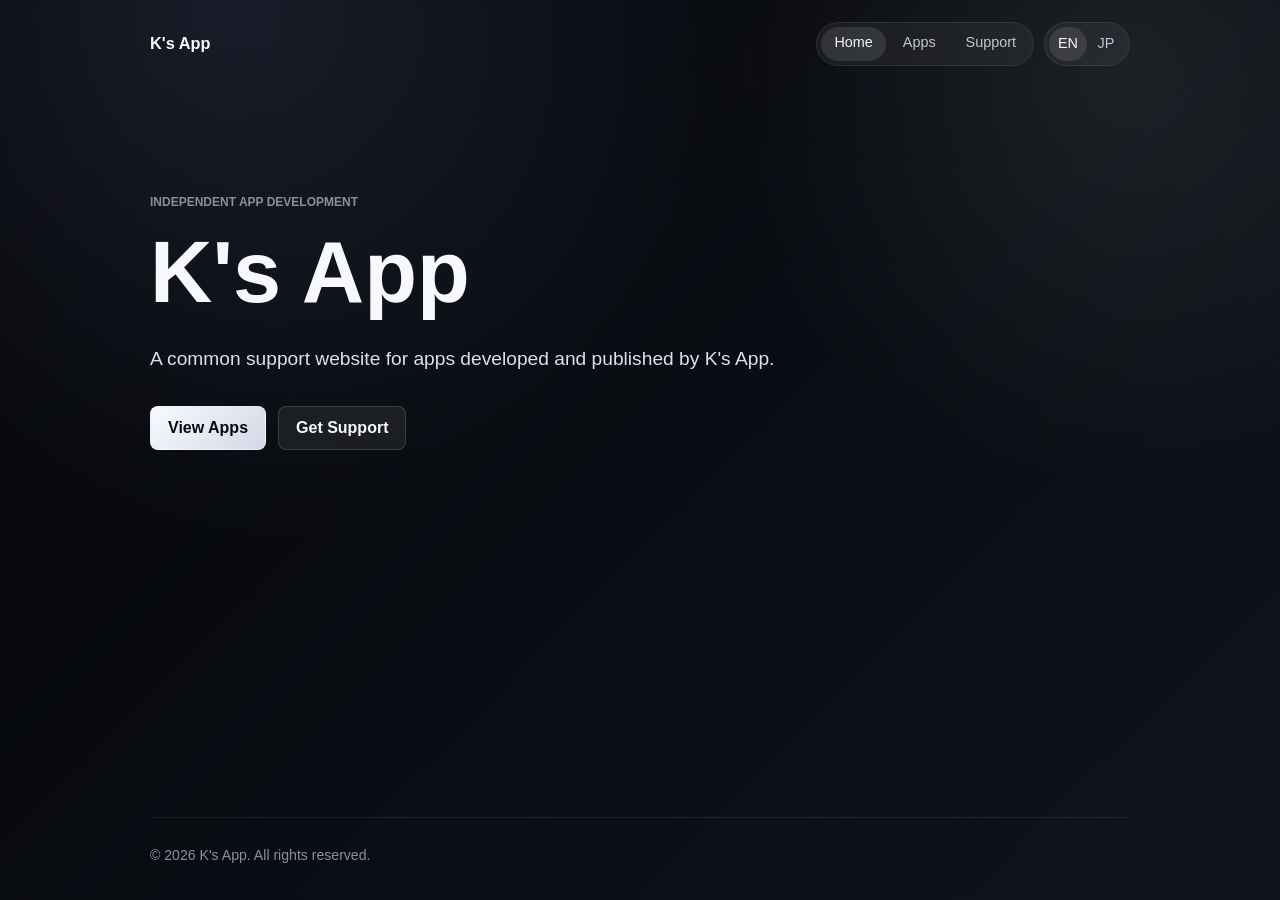
<file: index.html>
<!doctype html>
<html lang="en">
  <head>
    <meta charset="utf-8">
    <meta name="viewport" content="width=device-width, initial-scale=1">
    <title>K's App</title>
    <meta
      name="description"
      content="K's App is a common support website for apps published by K's App."
    >
    <link rel="stylesheet" href="assets/style.css">
    <script src="assets/script.js" defer></script>
  </head>
  <body data-language="en">
    <div class="site-shell">
      <header class="site-header" aria-label="Site header">
        <a class="brand" href="index.html">K's App</a>
        <div class="header-actions">
          <nav class="nav" aria-label="Main navigation">
            <a aria-current="page" href="index.html">
              <span data-lang="en">Home</span>
              <span data-lang="jp">ホーム</span>
            </a>
            <a href="apps.html">
              <span data-lang="en">Apps</span>
              <span data-lang="jp">アプリ</span>
            </a>
            <a href="support.html">
              <span data-lang="en">Support</span>
              <span data-lang="jp">サポート</span>
            </a>
          </nav>
          <div class="language-switch" aria-label="Language">
            <button type="button" data-language-option="en" aria-pressed="true">EN</button>
            <button type="button" data-language-option="jp" aria-pressed="false">JP</button>
          </div>
        </div>
      </header>

      <main>
        <section class="hero" aria-labelledby="home-title">
          <p class="section-label">Independent app development</p>
          <h1 id="home-title">K's App</h1>
          <div class="language-copy">
            <p class="hero-text" data-lang="en">
              A common support website for apps developed and published by
              K's App.
            </p>
            <p class="hero-text" data-lang="jp">
              K's Appが開発・公開するアプリのための共通サポートサイトです。
            </p>
          </div>
          <div class="action-row" aria-label="Primary links">
            <a class="button button-primary" href="apps.html">
              <span data-lang="en">View Apps</span>
              <span data-lang="jp">アプリを見る</span>
            </a>
            <a class="button button-secondary" href="support.html">
              <span data-lang="en">Get Support</span>
              <span data-lang="jp">サポートを見る</span>
            </a>
          </div>
        </section>

      </main>

      <footer class="site-footer">
        <p>&copy; 2026 K's App. All rights reserved.</p>
      </footer>
    </div>
  </body>
</html>
</file>
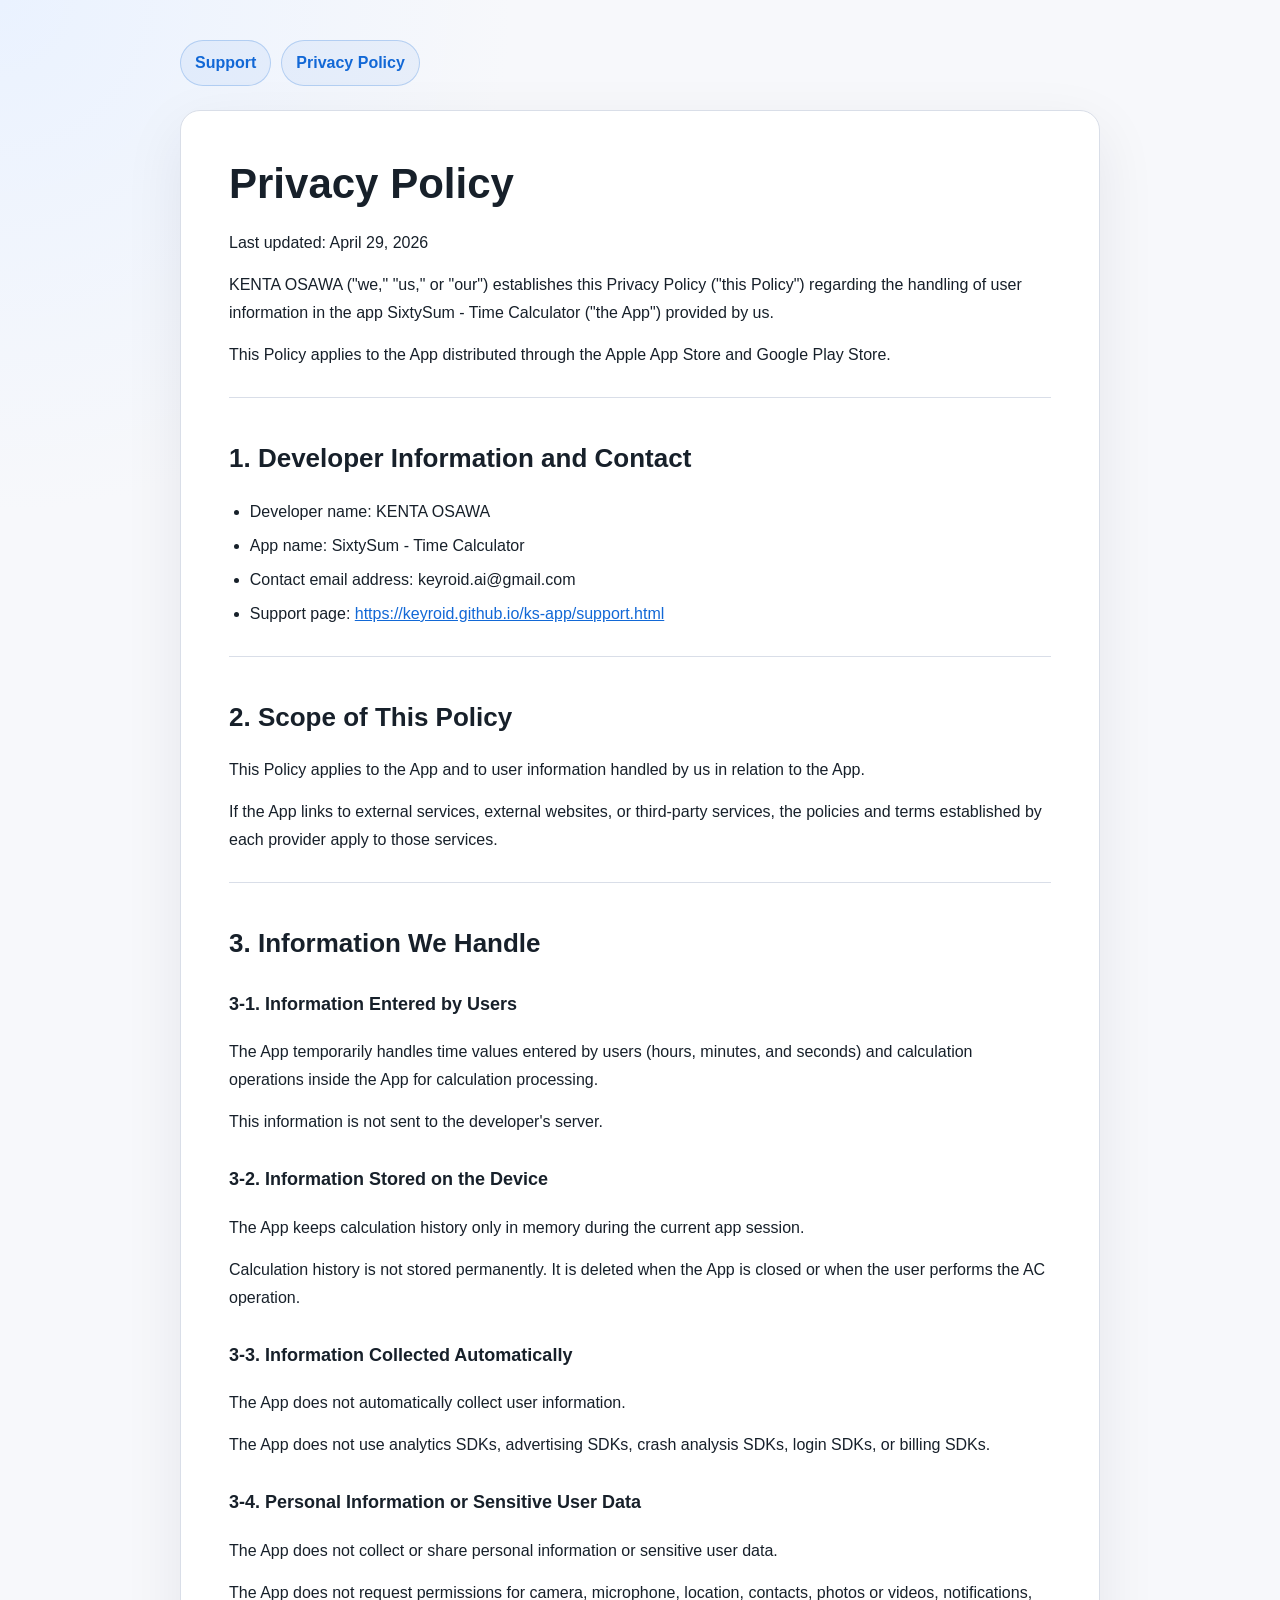
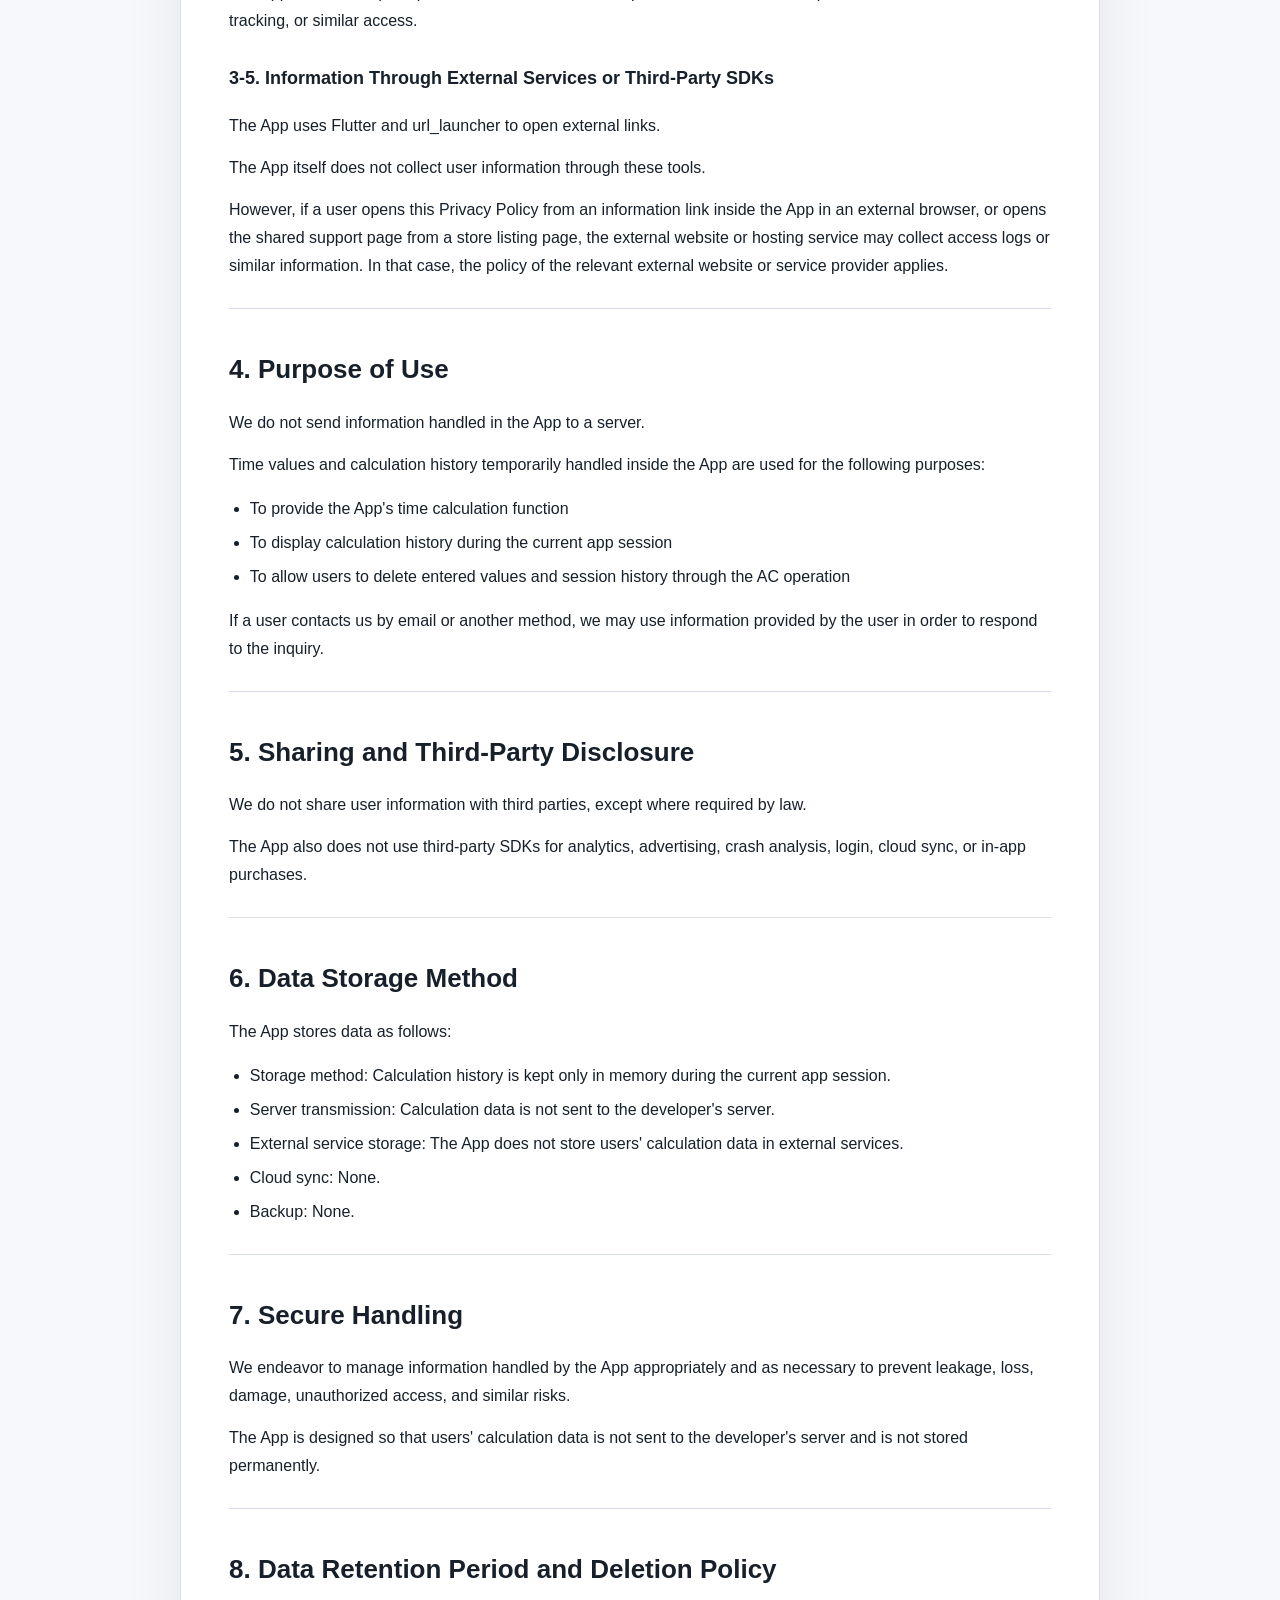
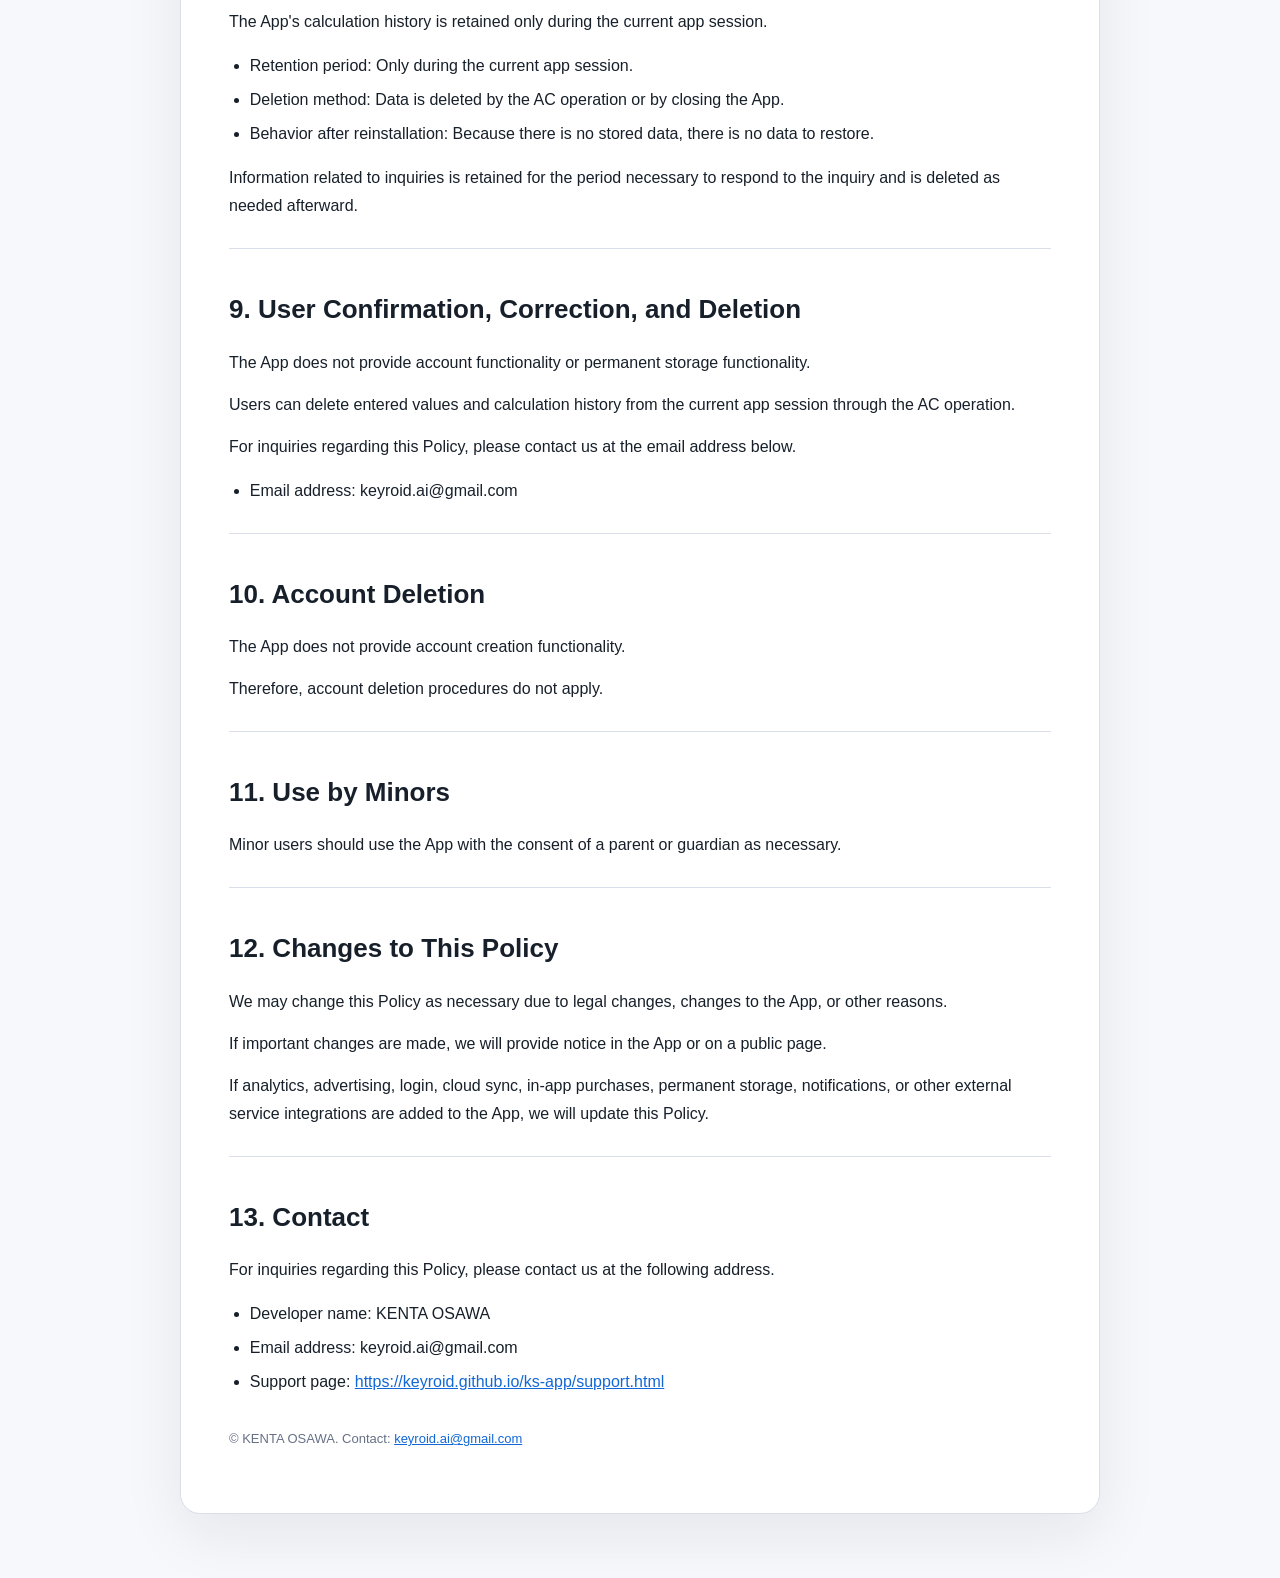
<file: apps/sixtysum/privacy/index.html>
<!doctype html>
<html lang="en">
<head>
  <meta charset="utf-8">
  <meta name="viewport" content="width=device-width, initial-scale=1">
  <title>SixtySum Privacy Policy</title>
  <meta name="description" content="Privacy Policy for SixtySum - Time Calculator.">
  <style>:root {
  color-scheme: light;
  --bg: #f7f8fb;
  --paper: #ffffff;
  --text: #17202a;
  --muted: #667085;
  --line: #d9dee8;
  --accent: #1268d6;
}
* { box-sizing: border-box; }
body {
  margin: 0;
  background: radial-gradient(circle at top left, #eaf2ff 0, transparent 32rem), var(--bg);
  color: var(--text);
  font-family: -apple-system, BlinkMacSystemFont, "Helvetica Neue", "Noto Sans", sans-serif;
  line-height: 1.75;
}
main {
  width: min(920px, calc(100% - 32px));
  margin: 0 auto;
  padding: 40px 0 64px;
}
article {
  background: var(--paper);
  border: 1px solid var(--line);
  border-radius: 20px;
  padding: clamp(24px, 5vw, 48px);
  box-shadow: 0 20px 60px rgba(20, 30, 50, 0.08);
}
nav {
  display: flex;
  flex-wrap: wrap;
  gap: 10px;
  margin: 0 0 24px;
}
nav a, .button-link {
  color: var(--accent);
  text-decoration: none;
  font-weight: 700;
  border: 1px solid rgba(18, 104, 214, 0.24);
  border-radius: 999px;
  padding: 8px 14px;
  background: rgba(18, 104, 214, 0.06);
}
h1 { font-size: clamp(28px, 5vw, 42px); line-height: 1.2; margin: 0 0 20px; }
h2 { font-size: clamp(20px, 3vw, 26px); line-height: 1.3; margin-top: 36px; padding-top: 8px; }
h3 { font-size: 18px; margin-top: 28px; }
p { margin: 14px 0; }
ul { padding-left: 1.3rem; }
li { margin: 6px 0; }
a { color: var(--accent); }
hr { border: 0; border-top: 1px solid var(--line); margin: 28px 0; }
table { width: 100%; border-collapse: collapse; margin: 18px 0; overflow: hidden; }
th, td { border: 1px solid var(--line); padding: 10px 12px; text-align: left; vertical-align: top; }
th { background: #f2f5fa; font-weight: 700; }
.meta { color: var(--muted); font-size: 14px; margin-bottom: 28px; }
.footer { color: var(--muted); font-size: 13px; margin-top: 32px; }
@media (max-width: 640px) {
  main { width: min(100% - 20px, 920px); padding-top: 18px; }
  article { border-radius: 16px; padding: 22px 18px; }
  nav a { width: 100%; text-align: center; }
  table { font-size: 13px; }
}</style>
</head>
<body>
  <main>
    <nav aria-label="Legal navigation">
  <a href="https://keyroid.github.io/ks-app/support.html">Support</a>
  <a href="https://keyroid.github.io/ks-app/apps/sixtysum/privacy/index.html">Privacy Policy</a>
</nav>
    <article>
      <h1>Privacy Policy</h1>
<p>Last updated: April 29, 2026</p>
<p>KENTA OSAWA ("we," "us," or "our") establishes this Privacy Policy ("this Policy") regarding the handling of user information in the app SixtySum - Time Calculator ("the App") provided by us.</p>
<p>This Policy applies to the App distributed through the Apple App Store and Google Play Store.</p>
<hr>
<h2>1. Developer Information and Contact</h2>
<ul>
<li>Developer name: KENTA OSAWA</li>
<li>App name: SixtySum - Time Calculator</li>
<li>Contact email address: keyroid.ai@gmail.com</li>
<li>Support page: <a href="https://keyroid.github.io/ks-app/support.html" rel="noopener">https://keyroid.github.io/ks-app/support.html</a></li>
</ul>
<hr>
<h2>2. Scope of This Policy</h2>
<p>This Policy applies to the App and to user information handled by us in relation to the App.</p>
<p>If the App links to external services, external websites, or third-party services, the policies and terms established by each provider apply to those services.</p>
<hr>
<h2>3. Information We Handle</h2>
<h3>3-1. Information Entered by Users</h3>
<p>The App temporarily handles time values entered by users (hours, minutes, and seconds) and calculation operations inside the App for calculation processing.</p>
<p>This information is not sent to the developer's server.</p>
<h3>3-2. Information Stored on the Device</h3>
<p>The App keeps calculation history only in memory during the current app session.</p>
<p>Calculation history is not stored permanently. It is deleted when the App is closed or when the user performs the AC operation.</p>
<h3>3-3. Information Collected Automatically</h3>
<p>The App does not automatically collect user information.</p>
<p>The App does not use analytics SDKs, advertising SDKs, crash analysis SDKs, login SDKs, or billing SDKs.</p>
<h3>3-4. Personal Information or Sensitive User Data</h3>
<p>The App does not collect or share personal information or sensitive user data.</p>
<p>The App does not request permissions for camera, microphone, location, contacts, photos or videos, notifications, tracking, or similar access.</p>
<h3>3-5. Information Through External Services or Third-Party SDKs</h3>
<p>The App uses Flutter and url_launcher to open external links.</p>
<p>The App itself does not collect user information through these tools.</p>
<p>However, if a user opens this Privacy Policy from an information link inside the App in an external browser, or opens the shared support page from a store listing page, the external website or hosting service may collect access logs or similar information. In that case, the policy of the relevant external website or service provider applies.</p>
<hr>
<h2>4. Purpose of Use</h2>
<p>We do not send information handled in the App to a server.</p>
<p>Time values and calculation history temporarily handled inside the App are used for the following purposes:</p>
<ul>
<li>To provide the App's time calculation function</li>
<li>To display calculation history during the current app session</li>
<li>To allow users to delete entered values and session history through the AC operation</li>
</ul>
<p>If a user contacts us by email or another method, we may use information provided by the user in order to respond to the inquiry.</p>
<hr>
<h2>5. Sharing and Third-Party Disclosure</h2>
<p>We do not share user information with third parties, except where required by law.</p>
<p>The App also does not use third-party SDKs for analytics, advertising, crash analysis, login, cloud sync, or in-app purchases.</p>
<hr>
<h2>6. Data Storage Method</h2>
<p>The App stores data as follows:</p>
<ul>
<li>Storage method: Calculation history is kept only in memory during the current app session.</li>
<li>Server transmission: Calculation data is not sent to the developer's server.</li>
<li>External service storage: The App does not store users' calculation data in external services.</li>
<li>Cloud sync: None.</li>
<li>Backup: None.</li>
</ul>
<hr>
<h2>7. Secure Handling</h2>
<p>We endeavor to manage information handled by the App appropriately and as necessary to prevent leakage, loss, damage, unauthorized access, and similar risks.</p>
<p>The App is designed so that users' calculation data is not sent to the developer's server and is not stored permanently.</p>
<hr>
<h2>8. Data Retention Period and Deletion Policy</h2>
<p>The App's calculation history is retained only during the current app session.</p>
<ul>
<li>Retention period: Only during the current app session.</li>
<li>Deletion method: Data is deleted by the AC operation or by closing the App.</li>
<li>Behavior after reinstallation: Because there is no stored data, there is no data to restore.</li>
</ul>
<p>Information related to inquiries is retained for the period necessary to respond to the inquiry and is deleted as needed afterward.</p>
<hr>
<h2>9. User Confirmation, Correction, and Deletion</h2>
<p>The App does not provide account functionality or permanent storage functionality.</p>
<p>Users can delete entered values and calculation history from the current app session through the AC operation.</p>
<p>For inquiries regarding this Policy, please contact us at the email address below.</p>
<ul>
<li>Email address: keyroid.ai@gmail.com</li>
</ul>
<hr>
<h2>10. Account Deletion</h2>
<p>The App does not provide account creation functionality.</p>
<p>Therefore, account deletion procedures do not apply.</p>
<hr>
<h2>11. Use by Minors</h2>
<p>Minor users should use the App with the consent of a parent or guardian as necessary.</p>
<hr>
<h2>12. Changes to This Policy</h2>
<p>We may change this Policy as necessary due to legal changes, changes to the App, or other reasons.</p>
<p>If important changes are made, we will provide notice in the App or on a public page.</p>
<p>If analytics, advertising, login, cloud sync, in-app purchases, permanent storage, notifications, or other external service integrations are added to the App, we will update this Policy.</p>
<hr>
<h2>13. Contact</h2>
<p>For inquiries regarding this Policy, please contact us at the following address.</p>
<ul>
<li>Developer name: KENTA OSAWA</li>
<li>Email address: keyroid.ai@gmail.com</li>
<li>Support page: <a href="https://keyroid.github.io/ks-app/support.html" rel="noopener">https://keyroid.github.io/ks-app/support.html</a></li>
</ul>
      <p class="footer">© KENTA OSAWA. Contact: <a href="mailto:keyroid.ai@gmail.com">keyroid.ai@gmail.com</a></p>
    </article>
  </main>
</body>
</html>
</file>
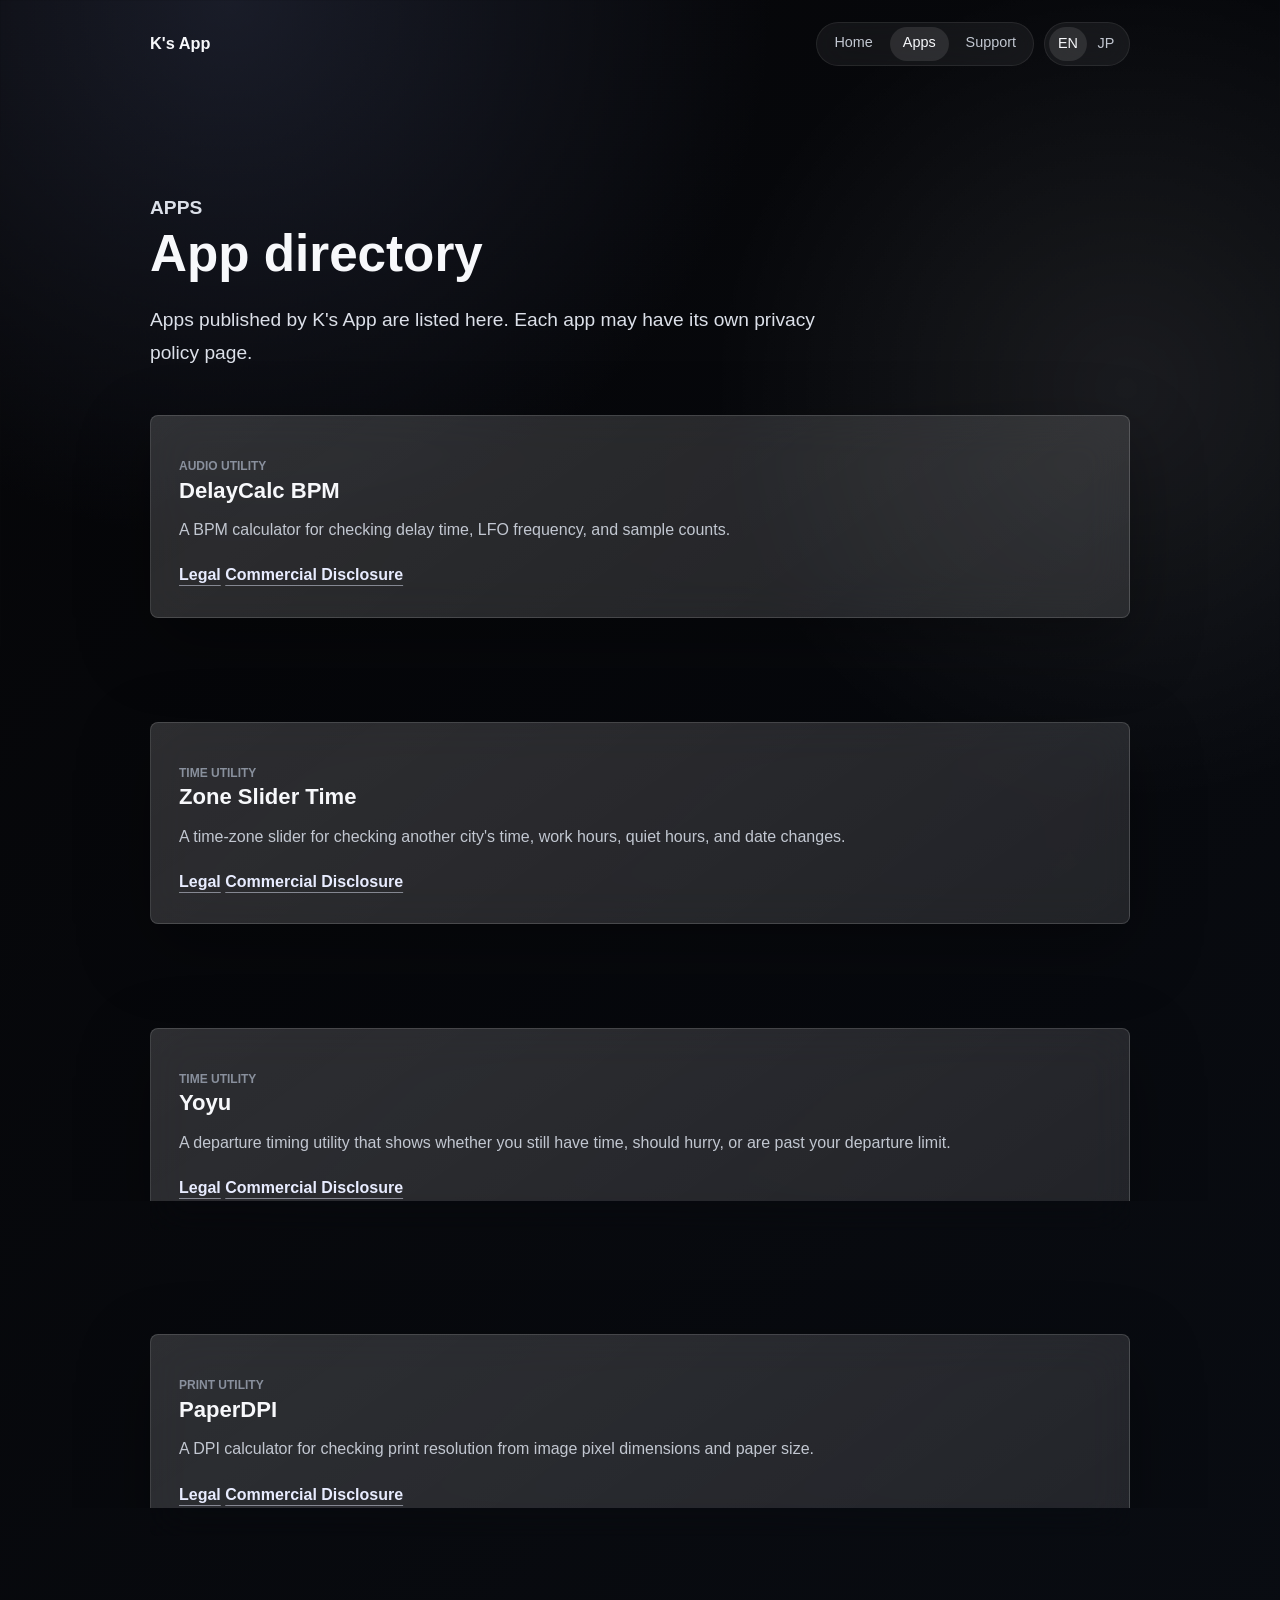
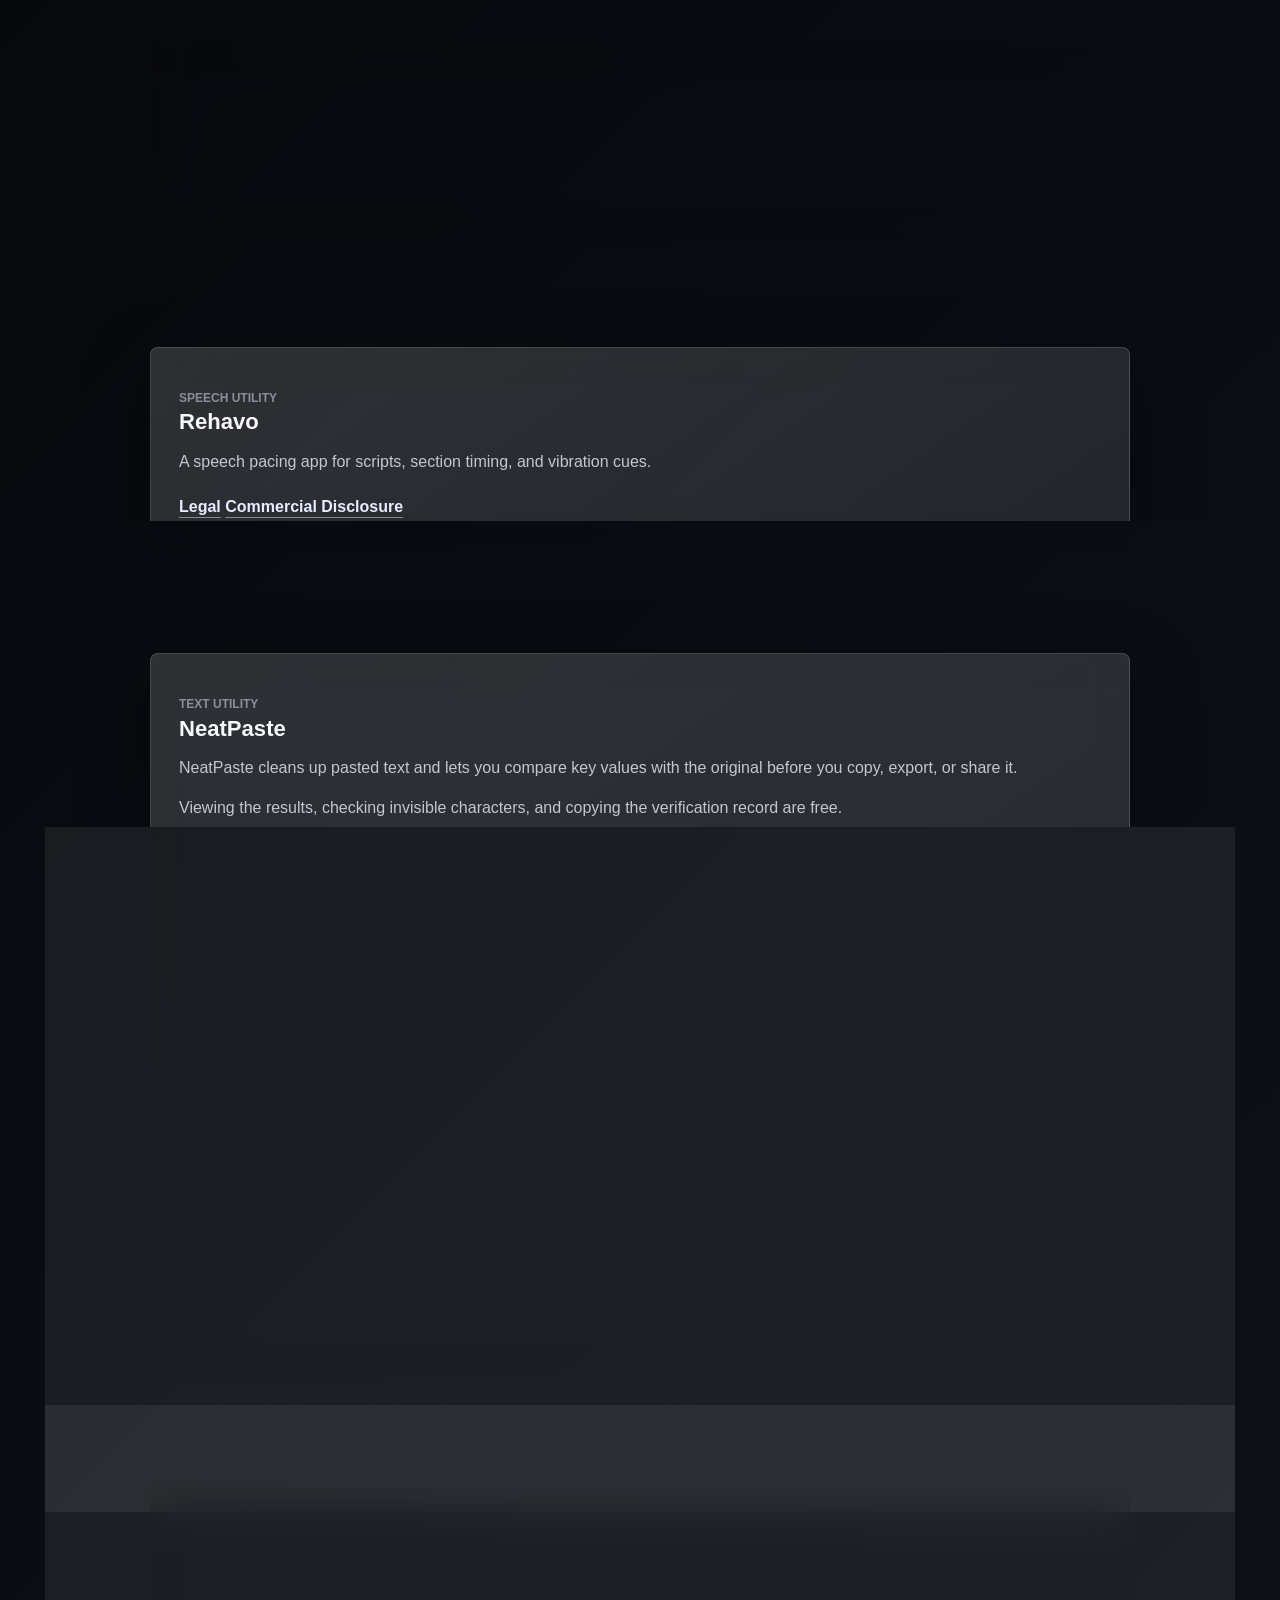
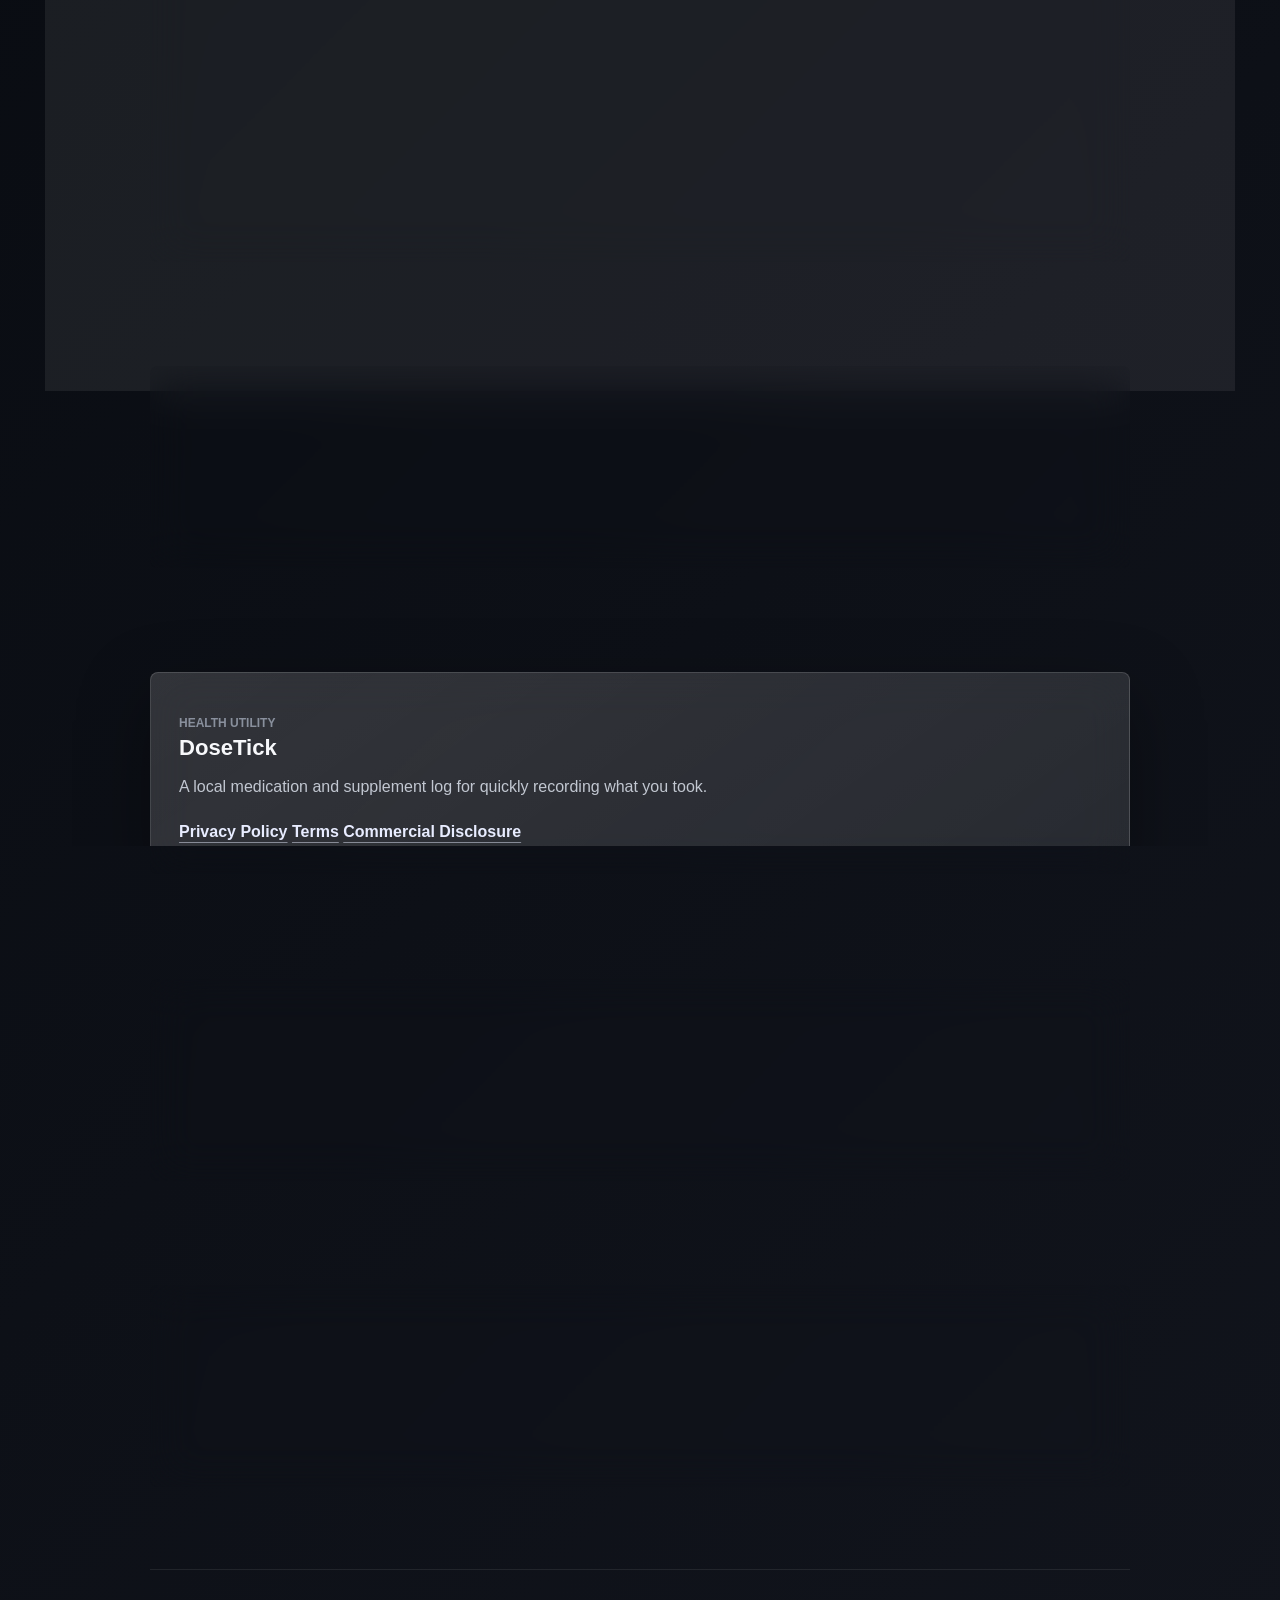
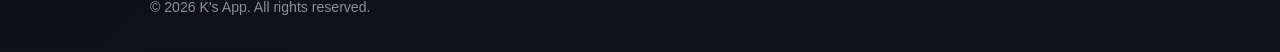
<file: apps.html>
<!doctype html>
<html lang="en">
  <head>
    <meta charset="utf-8">
    <meta name="viewport" content="width=device-width, initial-scale=1">
    <title>Apps | K's App</title>
    <meta name="description" content="Apps published by K's App.">
    <link rel="stylesheet" href="assets/style.css">
    <script src="assets/script.js" defer></script>
  </head>
  <body data-language="en">
    <div class="site-shell">
      <header class="site-header" aria-label="Site header">
        <a class="brand" href="index.html">K's App</a>
        <div class="header-actions">
          <nav class="nav" aria-label="Main navigation">
            <a href="index.html">
              <span data-lang="en">Home</span>
              <span data-lang="jp">ホーム</span>
            </a>
            <a aria-current="page" href="apps.html">
              <span data-lang="en">Apps</span>
              <span data-lang="jp">アプリ</span>
            </a>
            <a href="support.html">
              <span data-lang="en">Support</span>
              <span data-lang="jp">サポート</span>
            </a>
          </nav>
          <div class="language-switch" aria-label="Language">
            <button type="button" data-language-option="en" aria-pressed="true">EN</button>
            <button type="button" data-language-option="jp" aria-pressed="false">JP</button>
          </div>
        </div>
      </header>

      <main>
        <section class="page-hero" aria-labelledby="apps-title">
          <p class="section-label">Apps</p>
          <h1 id="apps-title">
            <span data-lang="en">App directory</span>
            <span data-lang="jp">アプリ一覧</span>
          </h1>
          <p data-lang="en">
            Apps published by K's App are listed here. Each app may have its own
            privacy policy page.
          </p>
          <p data-lang="jp">
            K's Appが公開するアプリを掲載します。プライバシーポリシーは、
            必要に応じて各アプリごとの個別ページで管理します。
          </p>
        </section>

        <section class="info-section" aria-labelledby="delaycalc-title">
          <div class="glass-card">
            <p class="section-label">Audio utility</p>
            <h2 id="delaycalc-title">
              <span data-lang="en">DelayCalc BPM</span>
              <span data-lang="jp">DelayCalc BPM</span>
            </h2>
            <p data-lang="en">
              A BPM calculator for checking delay time, LFO frequency, and
              sample counts.
            </p>
            <p data-lang="jp">
              BPMからディレイタイム、LFO周波数、サンプル数を確認するためのアプリです。
            </p>
            <a class="text-link" href="https://keyroid.github.io/delaycalc-legal/">
              <span data-lang="en">Legal</span>
              <span data-lang="jp">リーガルページ</span>
            </a>
            <a class="text-link" href="delaycalc-tokusho.html">
              <span data-lang="en">Commercial Disclosure</span>
              <span data-lang="jp">特定商取引法に基づく表記</span>
            </a>
          </div>
        </section>

        <section class="info-section" aria-labelledby="zone-slider-time-title">
          <div class="glass-card">
            <p class="section-label">Time utility</p>
            <h2 id="zone-slider-time-title">
              <span data-lang="en">Zone Slider Time</span>
              <span data-lang="jp">Zone Slider Time</span>
            </h2>
            <p data-lang="en">
              A time-zone slider for checking another city's time, work hours,
              quiet hours, and date changes.
            </p>
            <p data-lang="jp">
              相手の国の時刻、仕事時間、深夜帯、昨日・今日・明日をスライダーで確認するアプリです。
            </p>
            <a class="text-link" href="https://keyroid.github.io/zone-slider-legal-v2/">
              <span data-lang="en">Legal</span>
              <span data-lang="jp">リーガルページ</span>
            </a>
            <a class="text-link" href="zone-slider-time-tokusho.html">
              <span data-lang="en">Commercial Disclosure</span>
              <span data-lang="jp">特定商取引法に基づく表記</span>
            </a>
          </div>
        </section>

        <section class="info-section" aria-labelledby="yoyu-title">
          <div class="glass-card">
            <p class="section-label">Time utility</p>
            <h2 id="yoyu-title">
              <span data-lang="en">Yoyu</span>
              <span data-lang="jp">Yoyu</span>
            </h2>
            <p data-lang="en">
              A departure timing utility that shows whether you still have
              time, should hurry, or are past your departure limit.
            </p>
            <p data-lang="jp">
              目標時刻、移動時間、余裕時間から、今出るべきかを色で確認するアプリです。
            </p>
            <a class="text-link" href="https://keyroid.github.io/Yoyu/">
              <span data-lang="en">Legal</span>
              <span data-lang="jp">リーガルページ</span>
            </a>
            <a class="text-link" href="https://keyroid.github.io/Yoyu/tokuho.html">
              <span data-lang="en">Commercial Disclosure</span>
              <span data-lang="jp">特定商取引法に基づく表記</span>
            </a>
          </div>
        </section>

        <section class="info-section" aria-labelledby="paperdpi-title">
          <div class="glass-card">
            <p class="section-label">Print utility</p>
            <h2 id="paperdpi-title">
              <span data-lang="en">PaperDPI</span>
              <span data-lang="jp">PaperDPI</span>
            </h2>
            <p data-lang="en">
              A DPI calculator for checking print resolution from image pixel
              dimensions and paper size.
            </p>
            <p data-lang="jp">
              画像のピクセル寸法と用紙サイズから、印刷解像度DPIを確認するアプリです。
            </p>
            <a class="text-link" href="https://keyroid.github.io/paperdpi-legal/">
              <span data-lang="en">Legal</span>
              <span data-lang="jp">リーガルページ</span>
            </a>
            <a class="text-link" href="https://keyroid.github.io/paperdpi-legal/tokushoho.html">
              <span data-lang="en">Commercial Disclosure</span>
              <span data-lang="jp">特定商取引法に基づく表記</span>
            </a>
          </div>
        </section>

        <section class="info-section" aria-labelledby="sixtysum-title">
          <div class="glass-card">
            <p class="section-label">Time utility</p>
            <h2 id="sixtysum-title">
              <span data-lang="en">SixtySum</span>
              <span data-lang="jp">SixtySum</span>
            </h2>
            <p data-lang="en">
              An offline H/M/S calculator for adding and subtracting hours,
              minutes, and seconds.
            </p>
            <p data-lang="jp">
              時・分・秒の足し算と引き算を、オフラインで行うためのアプリです。
            </p>
            <a class="text-link" href="apps/sixtysum/privacy/index.html">
              <span data-lang="en">Privacy Policy</span>
              <span data-lang="jp">プライバシーポリシー</span>
            </a>
          </div>
        </section>

        <section class="info-section" aria-labelledby="rehavo-title">
          <div class="glass-card">
            <p class="section-label">Speech utility</p>
            <h2 id="rehavo-title">
              <span data-lang="en">Rehavo</span>
              <span data-lang="jp">Rehavo</span>
            </h2>
            <p data-lang="en">
              A speech pacing app for scripts, section timing, and vibration cues.
            </p>
            <p data-lang="jp">
              スクリプト、区間ごとの時間配分、振動の合図でスピーチ練習を支えるアプリです。
            </p>
            <a class="text-link" href="https://keyroid.github.io/rehavo-legal/">
              <span data-lang="en">Legal</span>
              <span data-lang="jp">リーガルページ</span>
            </a>
            <a class="text-link" href="https://keyroid.github.io/rehavo-legal/tokushohou.html">
              <span data-lang="en">Commercial Disclosure</span>
              <span data-lang="jp">特定商取引法に基づく表記</span>
            </a>
          </div>
        </section>

        <section class="info-section" aria-labelledby="neatpaste-title">
          <div class="glass-card">
            <p class="section-label">Text utility</p>
            <h2 id="neatpaste-title">
              <span data-lang="en">NeatPaste</span>
              <span data-lang="jp" class="jp-phrase">NeatPaste</span>
            </h2>
            <p data-lang="en">
              NeatPaste cleans up pasted text and lets you compare key values with the original before you copy, export, or share it.
            </p>
            <p data-lang="jp" class="jp-phrase">
              NeatPasteは、<wbr>コピーした<wbr>文章を<wbr>読みやすく<wbr>整え、<wbr>送る前に<wbr>元の文章と<wbr>値を<wbr>照合できる<wbr>アプリです。
            </p>
            <p data-lang="en">
              Viewing the results, checking invisible characters, and copying the verification record are free.
            </p>
            <p data-lang="jp" class="jp-phrase">
              照合結果の確認、<wbr>見えない文字の内訳、<wbr>確認証のコピーは<wbr>無料です。
            </p>
            <p data-lang="en">Pro includes:</p>
            <p data-lang="jp" class="jp-phrase">Proでは<wbr>次の機能が<wbr>利用できます。</p>
            <ul class="info-list" data-lang="en">
              <li>Detailed before-and-after changes</li>
              <li>Selective restore</li>
              <li>Protected terms for names, companies, and model numbers</li>
              <li>Cleanup inside email quotes and indented lists</li>
              <li>Formatting for different destinations</li>
              <li>Removal of repeated company or document title lines from PDFs</li>
              <li>Choose what to compare after cleanup</li>
              <li>Before-and-after details in Check and one-tap copying of original values</li>
              <li>Locations of invisible characters by line and character position</li>
            </ul>
            <ul class="info-list jp-phrase" data-lang="jp">
              <li>整形前後の<wbr>変更箇所を<wbr>表示</li>
              <li>必要な部分だけ<wbr>元に戻す</li>
              <li>人名、<wbr>会社名、<wbr>型番などの<wbr>保護語を<wbr>登録</li>
              <li>メールの引用や<wbr>字下げした<wbr>箇条書きの中も<wbr>整形</li>
              <li>貼り付け先に<wbr>合わせて<wbr>整形</li>
              <li>PDFで<wbr>繰り返される<wbr>会社名や<wbr>資料名の行を<wbr>削除</li>
              <li>整形後に<wbr>確認する<wbr>項目を<wbr>選択</li>
              <li>チェックで<wbr>変更前後の<wbr>詳細を<wbr>表示し、<wbr>元の値を<wbr>コピー</li>
              <li>見えない文字の位置を<wbr>行と<wbr>文字位置で<wbr>表示</li>
            </ul>
            <p data-lang="en">
              There is no subscription. One purchase works across iPhone, iPad, and Mac, and can be restored from the purchase screen.
            </p>
            <p data-lang="jp" class="jp-phrase">
              サブスクリプションは<wbr>ありません。<wbr>iPhone、<wbr>iPad、<wbr>Macで<wbr>共通して<wbr>利用でき、<wbr>購入画面から<wbr>復元できます。
            </p>
            <div class="action-row">
              <a class="button button-primary" data-lang="en" href="https://apps.apple.com/us/app/id6777883176">View on the App Store</a>
              <a class="button button-primary jp-phrase" data-lang="jp" href="https://apps.apple.com/jp/app/id6777883176">App&nbsp;Store&nbsp;で見る</a>
            </div>
            <a class="text-link" href="https://keyroid.github.io/neatpaste-legal/">
              <span data-lang="en">Legal</span>
              <span data-lang="jp" class="jp-phrase">リーガルページ</span>
            </a>
            <a class="text-link" href="https://keyroid.github.io/neatpaste-legal/tokusho.html">
              <span data-lang="en">Commercial Disclosure</span>
              <span data-lang="jp" class="jp-phrase">特定商取引法に基づく表記</span>
            </a>
          </div>
        </section>

        <section class="info-section" aria-labelledby="neatpaste-max-title">
          <div class="glass-card">
            <p class="section-label" data-lang="en">Separate app for Mac</p>
            <p class="section-label jp-phrase" data-lang="jp">Mac&nbsp;専用の<wbr>別アプリ</p>
            <h2 id="neatpaste-max-title">NeatPaste Max</h2>
            <p data-lang="en">Check as you write in Word and Outlook</p>
            <p data-lang="jp" class="jp-phrase">Word・Outlook&nbsp;で、<wbr>書きながら<wbr>チェック</p>
            <p data-lang="en">
              Find words you've chosen to avoid and unwanted symbols as you type in Word or Outlook. Review and fix them directly in your document.
            </p>
            <p data-lang="jp" class="jp-phrase">
              Word&nbsp;や&nbsp;Outlook&nbsp;で、<wbr>登録した<wbr>禁止語や<wbr>不要な記号を<wbr>見つけます。<wbr>文章を<wbr>別の画面に<wbr>貼り付けず、<wbr>その場で<wbr>確認・修正できます。
            </p>
            <p data-lang="en">
              macOS 13 or later. Live checking works in Microsoft Word and Outlook for Mac.
            </p>
            <p data-lang="jp" class="jp-phrase">
              macOS&nbsp;13&nbsp;以降。<wbr>入力中のチェックは、<wbr>Mac&nbsp;版&nbsp;<wbr>Microsoft&nbsp;Word・Outlook&nbsp;に<wbr>対応しています。
            </p>
            <p data-lang="en">
              NeatPaste Max is a separate app, sold separately from NeatPaste Pro.
            </p>
            <p data-lang="jp" class="jp-phrase">
              App&nbsp;Store&nbsp;版の&nbsp;<wbr>NeatPaste&nbsp;Pro&nbsp;とは、<wbr>別のアプリ・<wbr>別の商品です。
            </p>
            <div class="action-row">
              <a class="button button-primary" data-lang="en" href="https://neatpaste.kentaosawa.dev/">Visit the NeatPaste Max website</a>
              <a class="button button-primary jp-phrase" data-lang="jp" href="https://neatpaste.kentaosawa.dev/">Mac&nbsp;版の<wbr>公式サイトを<wbr>見る</a>
            </div>
          </div>
        </section>

        <section class="info-section" aria-labelledby="decision-pair-title">
          <div class="glass-card">
            <p class="section-label">Shopping utility</p>
            <h2 id="decision-pair-title">
              <span data-lang="en">Decision Pair</span>
              <span data-lang="jp">Decision Pair</span>
            </h2>
            <p data-lang="en">
              A unit price comparison app for checking which of two items is cheaper per unit.
            </p>
            <p data-lang="jp">
              2つの商品等を単位あたりの価格で比べるためのアプリです。
            </p>
            <a class="text-link" href="https://keyroid.github.io/decision-pair-legal/privacy.html">
              <span data-lang="en">Privacy Policy</span>
              <span data-lang="jp">プライバシーポリシー</span>
            </a>
            <a class="text-link" href="https://keyroid.github.io/decision-pair-legal/terms.html">
              <span data-lang="en">Terms of Use</span>
              <span data-lang="jp">利用規約</span>
            </a>
            <a class="text-link" href="https://keyroid.github.io/decision-pair-legal/tokusho.html">
              <span data-lang="en">Commercial Disclosure</span>
              <span data-lang="jp">特定商取引法に基づく表記</span>
            </a>
          </div>
        </section>


        <section class="info-section" aria-labelledby="dosetick-title">
          <div class="glass-card">
            <p class="section-label">Health utility</p>
            <h2 id="dosetick-title">
              <span data-lang="en">DoseTick</span>
              <span data-lang="jp">DoseTick</span>
            </h2>
            <p data-lang="en">
              A local medication and supplement log for quickly recording what
              you took.
            </p>
            <p data-lang="jp">
              薬やサプリを飲んだ記録を、端末内にすばやく残すためのアプリです。
            </p>
            <a class="text-link" href="https://keyroid.github.io/dosetick-legal/privacy.html">
              <span data-lang="en">Privacy Policy</span>
              <span data-lang="jp">プライバシーポリシー</span>
            </a>
            <a class="text-link" href="https://keyroid.github.io/dosetick-legal/terms.html">
              <span data-lang="en">Terms</span>
              <span data-lang="jp">利用規約</span>
            </a>
            <a class="text-link" href="https://keyroid.github.io/dosetick-legal/tokusho.html">
              <span data-lang="en">Commercial Disclosure</span>
              <span data-lang="jp">特定商取引法に基づく表記</span>
            </a>
          </div>
        </section>

        <section class="info-section" aria-labelledby="promise-pocket-title">
          <div class="glass-card">
            <p class="section-label">Reminder utility</p>
            <h2 id="promise-pocket-title">
              <span data-lang="en">Promise Pocket</span>
              <span data-lang="jp">約束ポケット</span>
            </h2>
            <p data-lang="en">
              A quick capture app for small promises, replies, and follow-ups,
              with reminders so you do not forget them.
            </p>
            <p data-lang="jp">
              軽い約束、返信予定、確認待ちをすばやくメモし、通知で思い出すためのアプリです。
            </p>
            <a class="text-link" href="https://keyroid.github.io/yakusoku-pocket-legal/privacy.html">
              <span data-lang="en">Privacy Policy</span>
              <span data-lang="jp">プライバシーポリシー</span>
            </a>
          </div>
        </section>

        <section class="info-section" aria-labelledby="hourth-title">
          <div class="glass-card">
            <p class="section-label">Money utility</p>
            <h2 id="hourth-title">
              <span data-lang="en">Hourth</span>
              <span data-lang="jp">Hourth</span>
            </h2>
            <p data-lang="en">
              A calculator that translates a price or a span of time into your
              work hours and a slice of your remaining life.
            </p>
            <p data-lang="jp">
              価格や時間を、自分の労働時間と残りの人生に翻訳する計算アプリです。
            </p>
            <a class="text-link" href="https://keyroid.github.io/hourth-legal/privacy.html">
              <span data-lang="en">Privacy Policy</span>
              <span data-lang="jp">プライバシーポリシー</span>
            </a>
            <a class="text-link" href="https://keyroid.github.io/hourth-legal/terms.html">
              <span data-lang="en">Terms of Use</span>
              <span data-lang="jp">利用規約</span>
            </a>
            <a class="text-link" href="https://keyroid.github.io/hourth-legal/tokusho.html">
              <span data-lang="en">Commercial Disclosure</span>
              <span data-lang="jp">特定商取引法に基づく表記</span>
            </a>
          </div>
        </section>
      </main>

      <footer class="site-footer">
        <p>&copy; 2026 K's App. All rights reserved.</p>
      </footer>
    </div>
  </body>
</html>
</file>
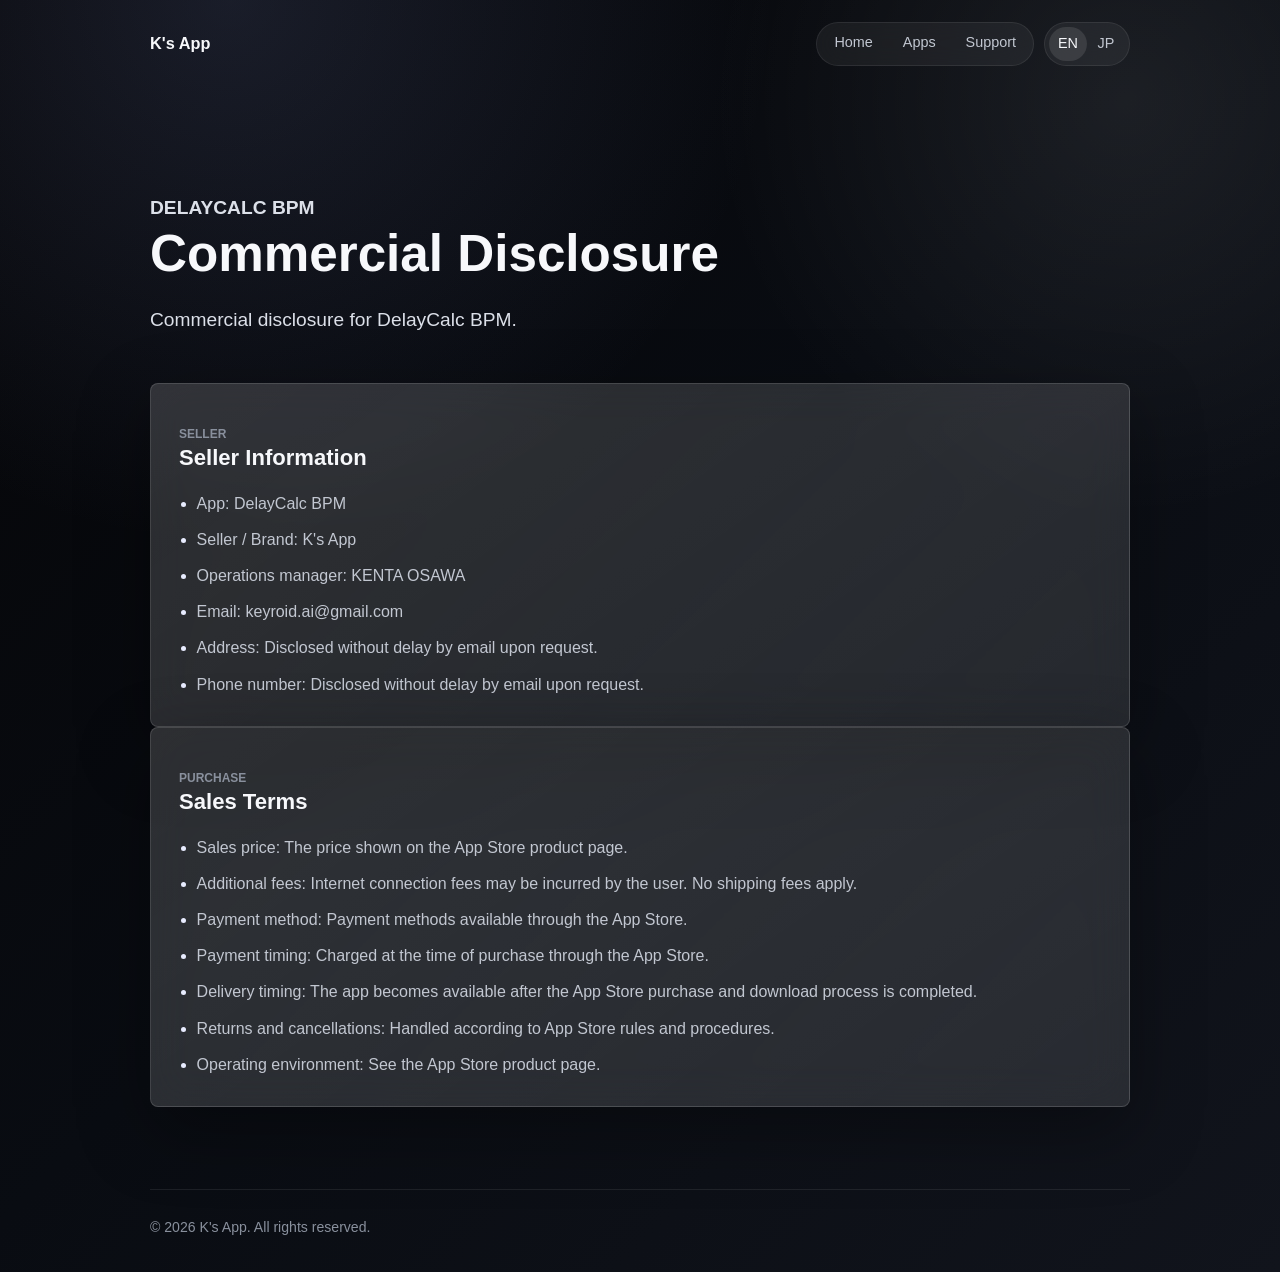
<file: delaycalc-tokusho.html>
<!doctype html>
<html lang="en">
  <head>
    <meta charset="utf-8">
    <meta name="viewport" content="width=device-width, initial-scale=1">
    <title>Commercial Disclosure | DelayCalc BPM</title>
    <meta
      name="description"
      content="Commercial disclosure for DelayCalc BPM under Japanese law."
    >
    <link rel="stylesheet" href="assets/style.css">
    <script src="assets/script.js" defer></script>
  </head>
  <body data-language="en">
    <div class="site-shell">
      <header class="site-header" aria-label="Site header">
        <a class="brand" href="index.html">K's App</a>
        <div class="header-actions">
          <nav class="nav" aria-label="Main navigation">
            <a href="index.html">
              <span data-lang="en">Home</span>
              <span data-lang="jp">ホーム</span>
            </a>
            <a href="apps.html">
              <span data-lang="en">Apps</span>
              <span data-lang="jp">アプリ</span>
            </a>
            <a href="support.html">
              <span data-lang="en">Support</span>
              <span data-lang="jp">サポート</span>
            </a>
          </nav>
          <div class="language-switch" aria-label="Language">
            <button type="button" data-language-option="en" aria-pressed="true">EN</button>
            <button type="button" data-language-option="jp" aria-pressed="false">JP</button>
          </div>
        </div>
      </header>

      <main>
        <section class="page-hero compact-hero" aria-labelledby="disclosure-title">
          <p class="section-label">DelayCalc BPM</p>
          <h1 id="disclosure-title">
            <span data-lang="en">Commercial Disclosure</span>
            <span data-lang="jp">特定商取引法に基づく表記</span>
          </h1>
          <p data-lang="en">
            Commercial disclosure for DelayCalc BPM.
          </p>
          <p data-lang="jp">
            DelayCalc BPMに関する特定商取引法に基づく表記です。
          </p>
        </section>

        <section class="info-section" aria-label="Commercial disclosure details">
          <article class="glass-card">
            <p class="section-label">Seller</p>
            <h2>
              <span data-lang="en">Seller Information</span>
              <span data-lang="jp">販売者情報</span>
            </h2>
            <ul class="info-list" data-lang="en">
              <li>App: DelayCalc BPM</li>
              <li>Seller / Brand: K's App</li>
              <li>Operations manager: KENTA OSAWA</li>
              <li>Email: keyroid.ai@gmail.com</li>
              <li>Address: Disclosed without delay by email upon request.</li>
              <li>Phone number: Disclosed without delay by email upon request.</li>
            </ul>
            <ul class="info-list" data-lang="jp">
              <li>アプリ名: DelayCalc BPM</li>
              <li>販売者 / ブランド名: K's App</li>
              <li>運営責任者: KENTA OSAWA</li>
              <li>メールアドレス: keyroid.ai@gmail.com</li>
              <li>所在地: 請求があった場合、遅滞なくメールにて開示します。</li>
              <li>電話番号: 請求があった場合、遅滞なくメールにて開示します。</li>
            </ul>
          </article>

          <article class="glass-card">
            <p class="section-label">Purchase</p>
            <h2>
              <span data-lang="en">Sales Terms</span>
              <span data-lang="jp">販売条件</span>
            </h2>
            <ul class="info-list" data-lang="en">
              <li>Sales price: The price shown on the App Store product page.</li>
              <li>Additional fees: Internet connection fees may be incurred by the user. No shipping fees apply.</li>
              <li>Payment method: Payment methods available through the App Store.</li>
              <li>Payment timing: Charged at the time of purchase through the App Store.</li>
              <li>Delivery timing: The app becomes available after the App Store purchase and download process is completed.</li>
              <li>Returns and cancellations: Handled according to App Store rules and procedures.</li>
              <li>Operating environment: See the App Store product page.</li>
            </ul>
            <ul class="info-list" data-lang="jp">
              <li>販売価格: App Storeの商品ページに表示される価格</li>
              <li>商品代金以外の必要料金: 通信料等は利用者の負担となる場合があります。送料は発生しません。</li>
              <li>支払方法: App Storeで利用可能な支払方法</li>
              <li>支払時期: App Storeでの購入時に決済されます。</li>
              <li>引渡時期: App Storeでの購入およびダウンロード手続き完了後、利用可能になります。</li>
              <li>返品・キャンセル: App Storeの規約および手続きに従います。</li>
              <li>動作環境: App Storeの商品ページをご確認ください。</li>
            </ul>
          </article>
        </section>
      </main>

      <footer class="site-footer">
        <p>&copy; 2026 K's App. All rights reserved.</p>
      </footer>
    </div>
  </body>
</html>
</file>
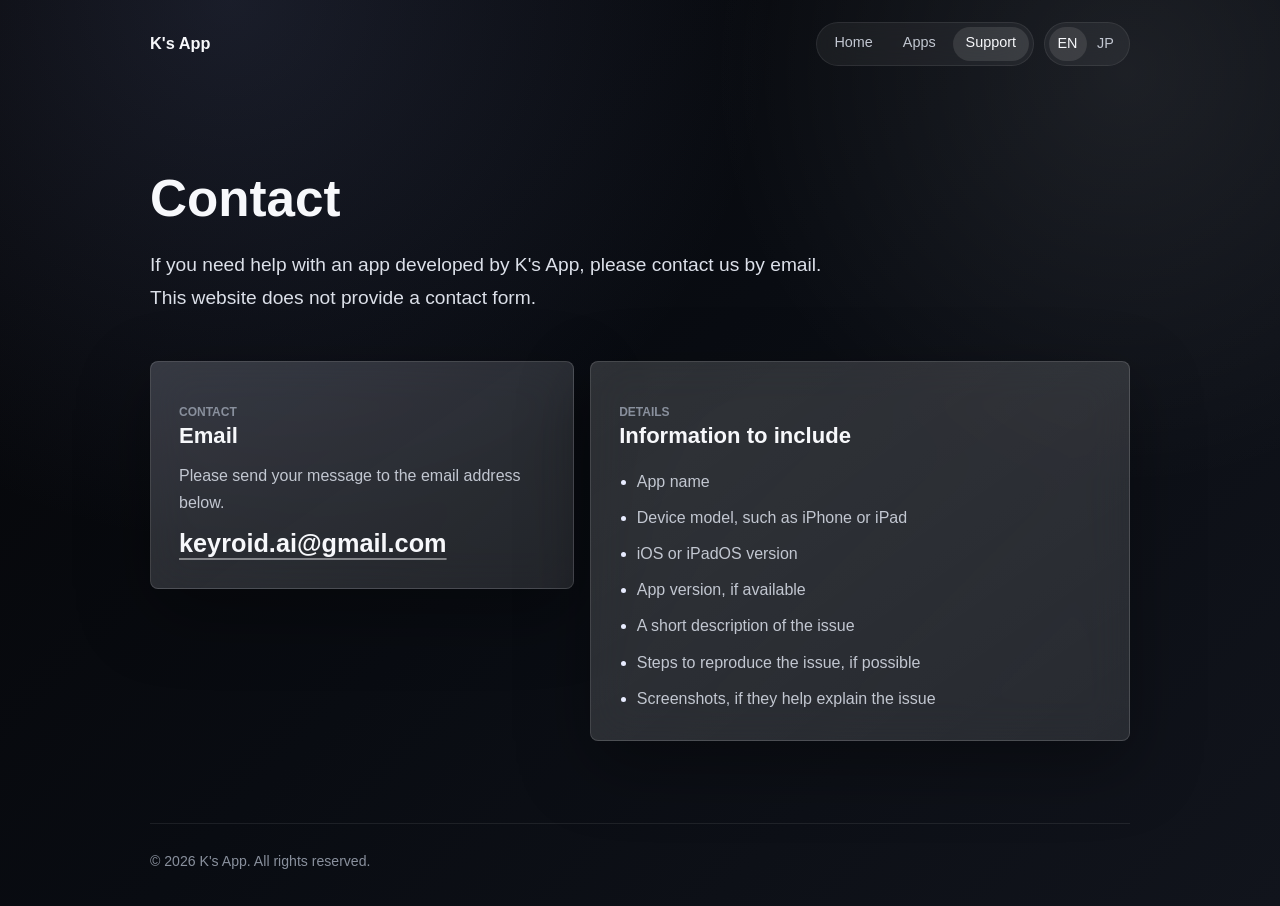
<file: support.html>
<!doctype html>
<html lang="en">
  <head>
    <meta charset="utf-8">
    <meta name="viewport" content="width=device-width, initial-scale=1">
    <title>Support | K's App</title>
    <meta
      name="description"
      content="Common support page for apps developed by K's App."
    >
    <link rel="stylesheet" href="assets/style.css">
    <script src="assets/script.js" defer></script>
  </head>
  <body data-language="en">
    <div class="site-shell">
      <header class="site-header" aria-label="Site header">
        <a class="brand" href="index.html">K's App</a>
        <div class="header-actions">
          <nav class="nav" aria-label="Main navigation">
            <a href="index.html">
              <span data-lang="en">Home</span>
              <span data-lang="jp">ホーム</span>
            </a>
            <a href="apps.html">
              <span data-lang="en">Apps</span>
              <span data-lang="jp">アプリ</span>
            </a>
            <a aria-current="page" href="support.html">
              <span data-lang="en">Support</span>
              <span data-lang="jp">サポート</span>
            </a>
          </nav>
          <div class="language-switch" aria-label="Language">
            <button type="button" data-language-option="en" aria-pressed="true">EN</button>
            <button type="button" data-language-option="jp" aria-pressed="false">JP</button>
          </div>
        </div>
      </header>

      <main>
        <section class="page-hero compact-hero" aria-labelledby="support-title">
          <h1 id="support-title">
            <span data-lang="en">Contact</span>
            <span data-lang="jp">お問い合わせ</span>
          </h1>
          <p data-lang="en">
            If you need help with an app developed by K's App, please contact us
            by email. This website does not provide a contact form.
          </p>
          <p data-lang="jp">
            K's Appが開発したアプリについてお困りの場合は、メールでお問い合わせください。
            このサイトにはお問い合わせフォームはありません。
          </p>
        </section>

        <section class="support-layout" aria-label="Support details">
          <article class="glass-card support-card">
            <p class="section-label">Contact</p>
            <h2>
              <span data-lang="en">Email</span>
              <span data-lang="jp">メール</span>
            </h2>
            <p data-lang="en">Please send your message to the email address below.</p>
            <p data-lang="jp">以下のメールアドレス宛にご連絡ください。</p>
            <p class="support-email">
              <a href="mailto:keyroid.ai@gmail.com">keyroid.ai@gmail.com</a>
            </p>
          </article>

          <article class="glass-card">
            <p class="section-label">Details</p>
            <h2>
              <span data-lang="en">Information to include</span>
              <span data-lang="jp">問い合わせ時に必要な情報</span>
            </h2>
            <ul class="info-list" data-lang="en">
              <li>App name</li>
              <li>Device model, such as iPhone or iPad</li>
              <li>iOS or iPadOS version</li>
              <li>App version, if available</li>
              <li>A short description of the issue</li>
              <li>Steps to reproduce the issue, if possible</li>
              <li>Screenshots, if they help explain the issue</li>
            </ul>
            <ul class="info-list" data-lang="jp">
              <li>アプリ名</li>
              <li>使用している端末名、例: iPhoneまたはiPad</li>
              <li>iOSまたはiPadOSのバージョン</li>
              <li>確認できる場合はアプリのバージョン</li>
              <li>問題の内容</li>
              <li>可能であれば、問題が起きるまでの手順</li>
              <li>説明に役立つ場合はスクリーンショット</li>
            </ul>
          </article>
        </section>

      </main>

      <footer class="site-footer">
        <p>&copy; 2026 K's App. All rights reserved.</p>
      </footer>
    </div>
  </body>
</html>
</file>
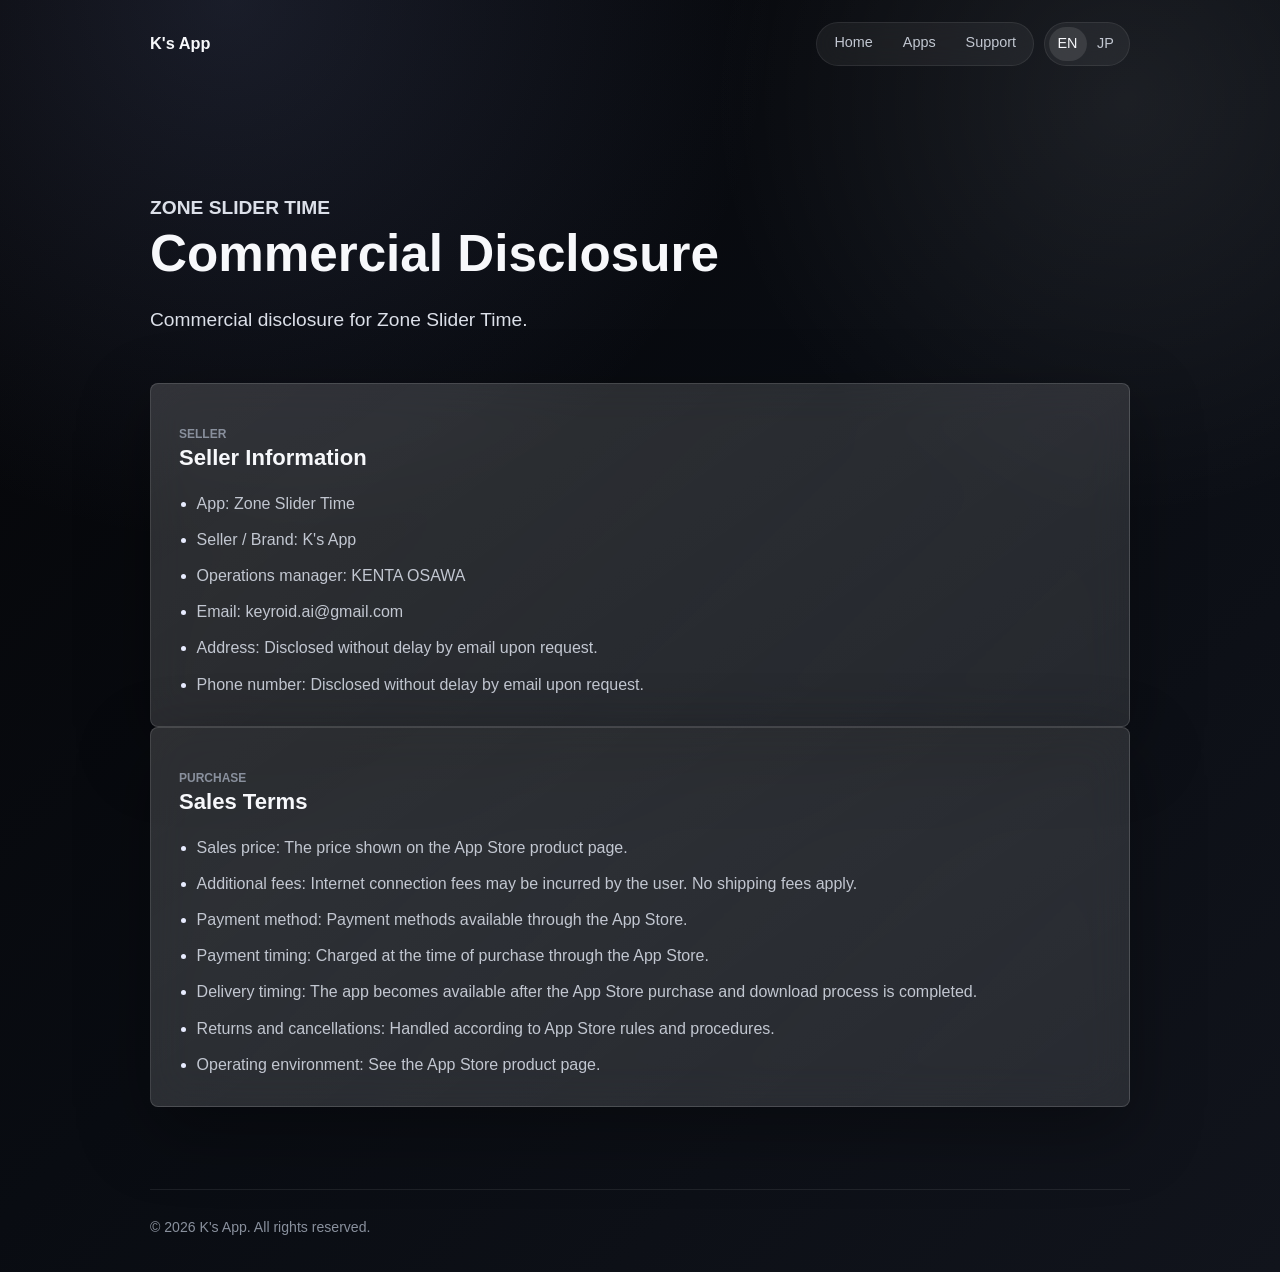
<file: zone-slider-time-tokusho.html>
<!doctype html>
<html lang="en">
  <head>
    <meta charset="utf-8">
    <meta name="viewport" content="width=device-width, initial-scale=1">
    <title>Commercial Disclosure | Zone Slider Time</title>
    <meta
      name="description"
      content="Commercial disclosure for Zone Slider Time under Japanese law."
    >
    <link rel="stylesheet" href="assets/style.css">
    <script src="assets/script.js" defer></script>
  </head>
  <body data-language="en">
    <div class="site-shell">
      <header class="site-header" aria-label="Site header">
        <a class="brand" href="index.html">K's App</a>
        <div class="header-actions">
          <nav class="nav" aria-label="Main navigation">
            <a href="index.html">
              <span data-lang="en">Home</span>
              <span data-lang="jp">ホーム</span>
            </a>
            <a href="apps.html">
              <span data-lang="en">Apps</span>
              <span data-lang="jp">アプリ</span>
            </a>
            <a href="support.html">
              <span data-lang="en">Support</span>
              <span data-lang="jp">サポート</span>
            </a>
          </nav>
          <div class="language-switch" aria-label="Language">
            <button type="button" data-language-option="en" aria-pressed="true">EN</button>
            <button type="button" data-language-option="jp" aria-pressed="false">JP</button>
          </div>
        </div>
      </header>

      <main>
        <section class="page-hero compact-hero" aria-labelledby="disclosure-title">
          <p class="section-label">Zone Slider Time</p>
          <h1 id="disclosure-title">
            <span data-lang="en">Commercial Disclosure</span>
            <span data-lang="jp">特定商取引法に基づく表記</span>
          </h1>
          <p data-lang="en">
            Commercial disclosure for Zone Slider Time.
          </p>
          <p data-lang="jp">
            Zone Slider Timeに関する特定商取引法に基づく表記です。
          </p>
        </section>

        <section class="info-section" aria-label="Commercial disclosure details">
          <article class="glass-card">
            <p class="section-label">Seller</p>
            <h2>
              <span data-lang="en">Seller Information</span>
              <span data-lang="jp">販売者情報</span>
            </h2>
            <ul class="info-list" data-lang="en">
              <li>App: Zone Slider Time</li>
              <li>Seller / Brand: K's App</li>
              <li>Operations manager: KENTA OSAWA</li>
              <li>Email: keyroid.ai@gmail.com</li>
              <li>Address: Disclosed without delay by email upon request.</li>
              <li>Phone number: Disclosed without delay by email upon request.</li>
            </ul>
            <ul class="info-list" data-lang="jp">
              <li>アプリ名: Zone Slider Time</li>
              <li>販売者 / ブランド名: K's App</li>
              <li>運営責任者: KENTA OSAWA</li>
              <li>メールアドレス: keyroid.ai@gmail.com</li>
              <li>所在地: 請求があった場合、遅滞なくメールにて開示します。</li>
              <li>電話番号: 請求があった場合、遅滞なくメールにて開示します。</li>
            </ul>
          </article>

          <article class="glass-card">
            <p class="section-label">Purchase</p>
            <h2>
              <span data-lang="en">Sales Terms</span>
              <span data-lang="jp">販売条件</span>
            </h2>
            <ul class="info-list" data-lang="en">
              <li>Sales price: The price shown on the App Store product page.</li>
              <li>Additional fees: Internet connection fees may be incurred by the user. No shipping fees apply.</li>
              <li>Payment method: Payment methods available through the App Store.</li>
              <li>Payment timing: Charged at the time of purchase through the App Store.</li>
              <li>Delivery timing: The app becomes available after the App Store purchase and download process is completed.</li>
              <li>Returns and cancellations: Handled according to App Store rules and procedures.</li>
              <li>Operating environment: See the App Store product page.</li>
            </ul>
            <ul class="info-list" data-lang="jp">
              <li>販売価格: App Storeの商品ページに表示される価格</li>
              <li>商品代金以外の必要料金: 通信料等は利用者の負担となる場合があります。送料は発生しません。</li>
              <li>支払方法: App Storeで利用可能な支払方法</li>
              <li>支払時期: App Storeでの購入時に決済されます。</li>
              <li>引渡時期: App Storeでの購入およびダウンロード手続き完了後、利用可能になります。</li>
              <li>返品・キャンセル: App Storeの規約および手続きに従います。</li>
              <li>動作環境: App Storeの商品ページをご確認ください。</li>
            </ul>
          </article>
        </section>
      </main>

      <footer class="site-footer">
        <p>&copy; 2026 K's App. All rights reserved.</p>
      </footer>
    </div>
  </body>
</html>
</file>
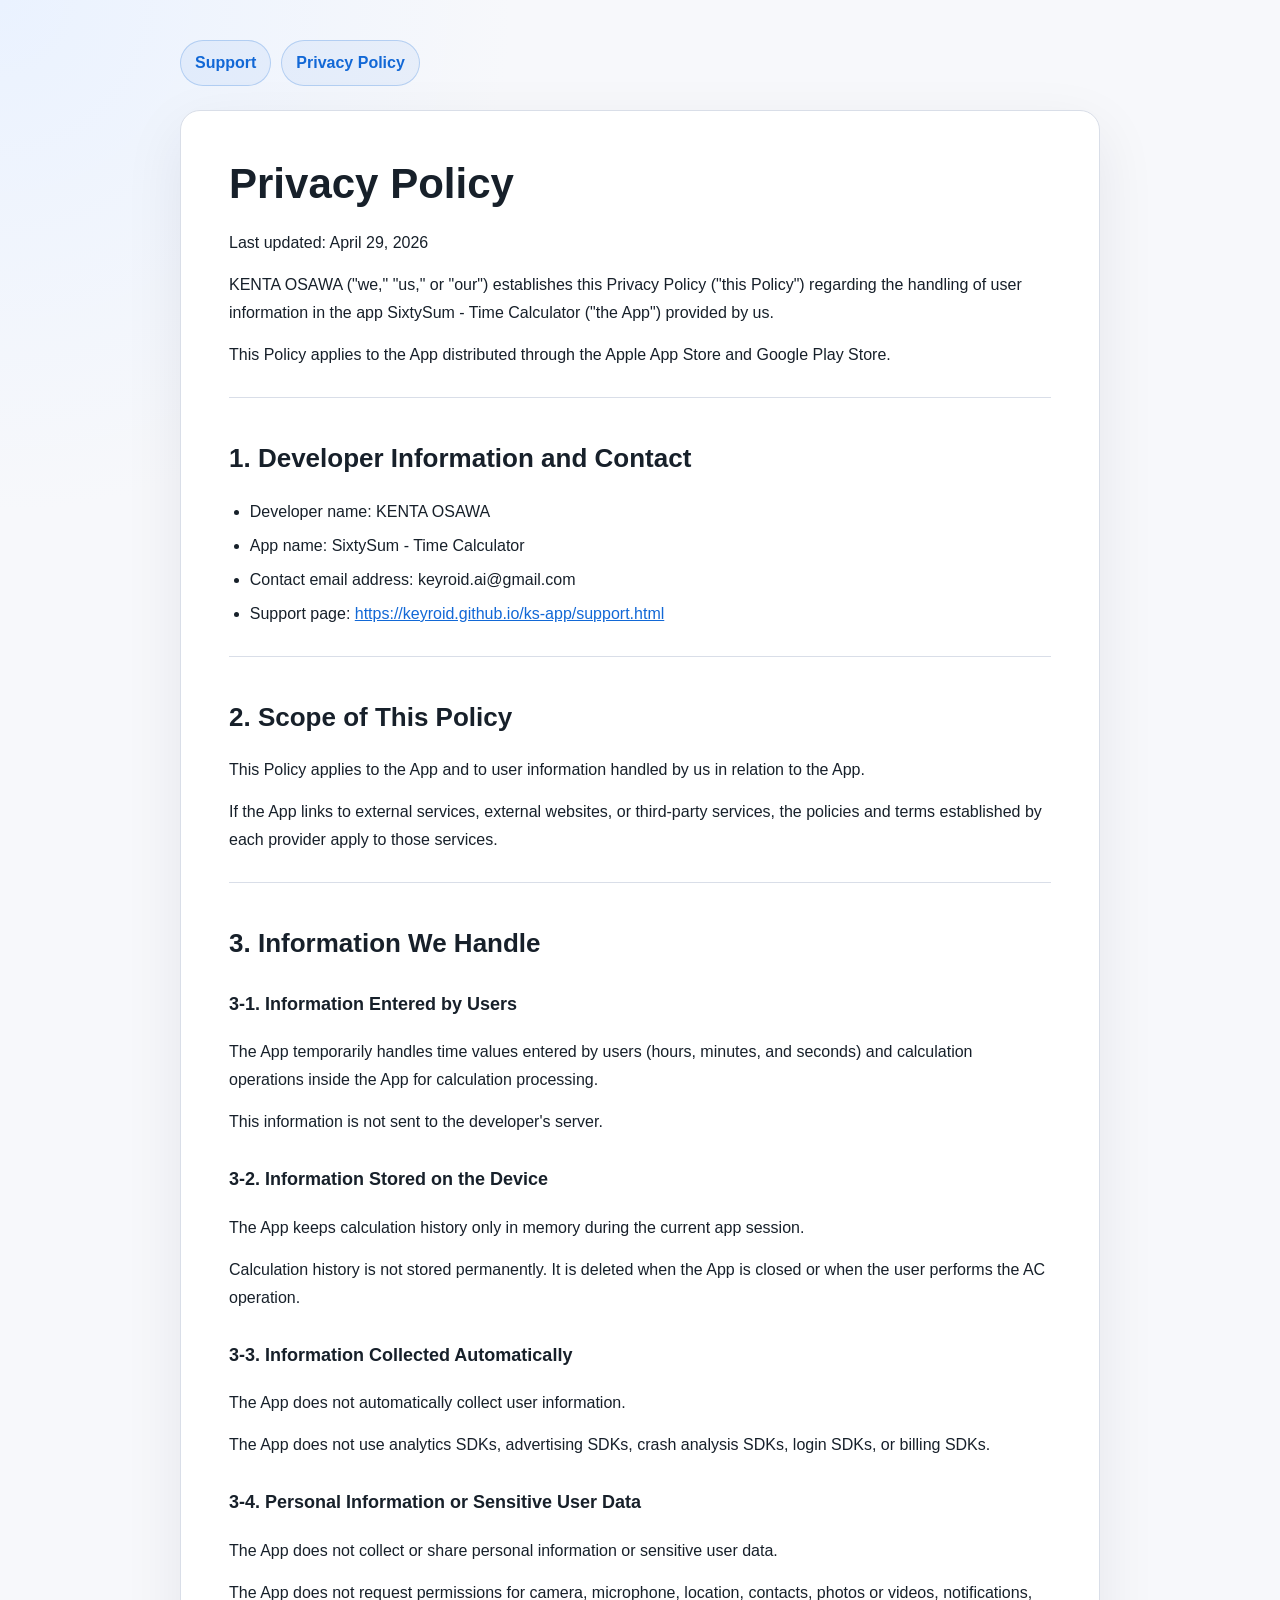
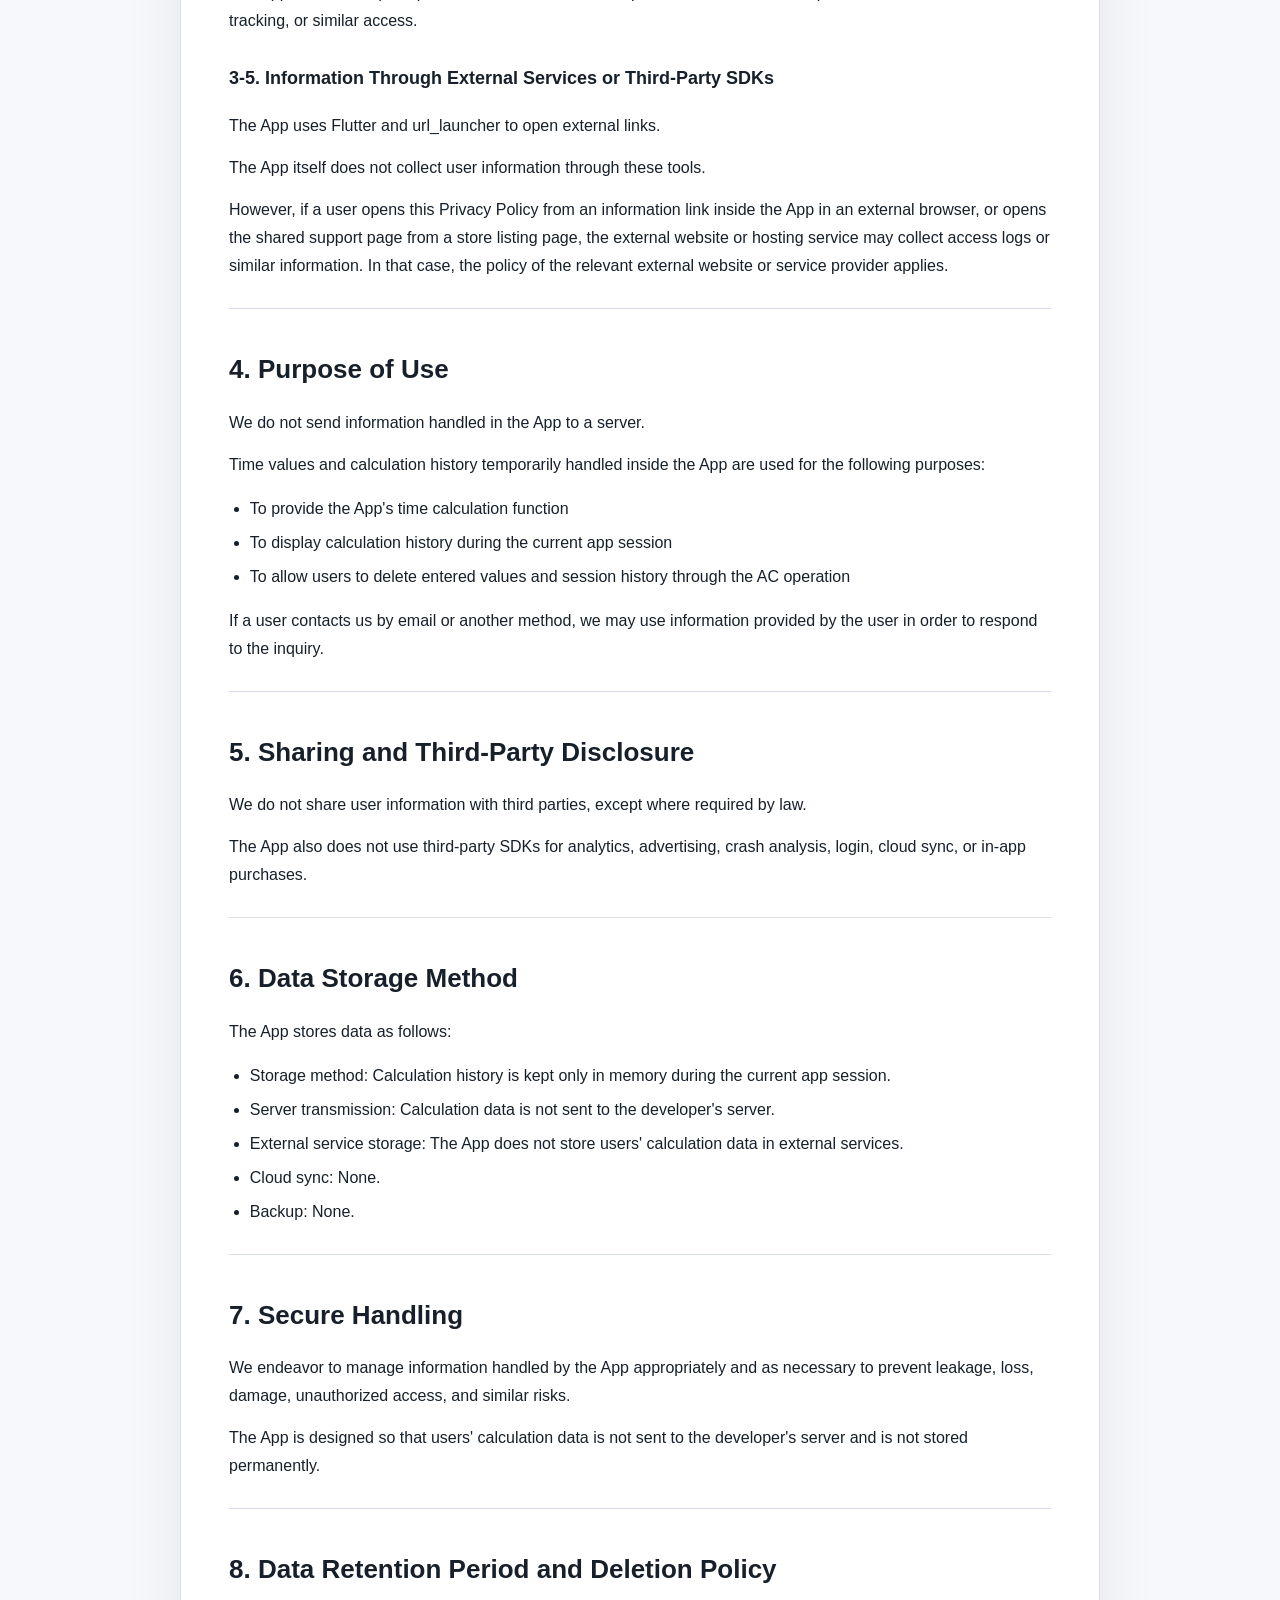
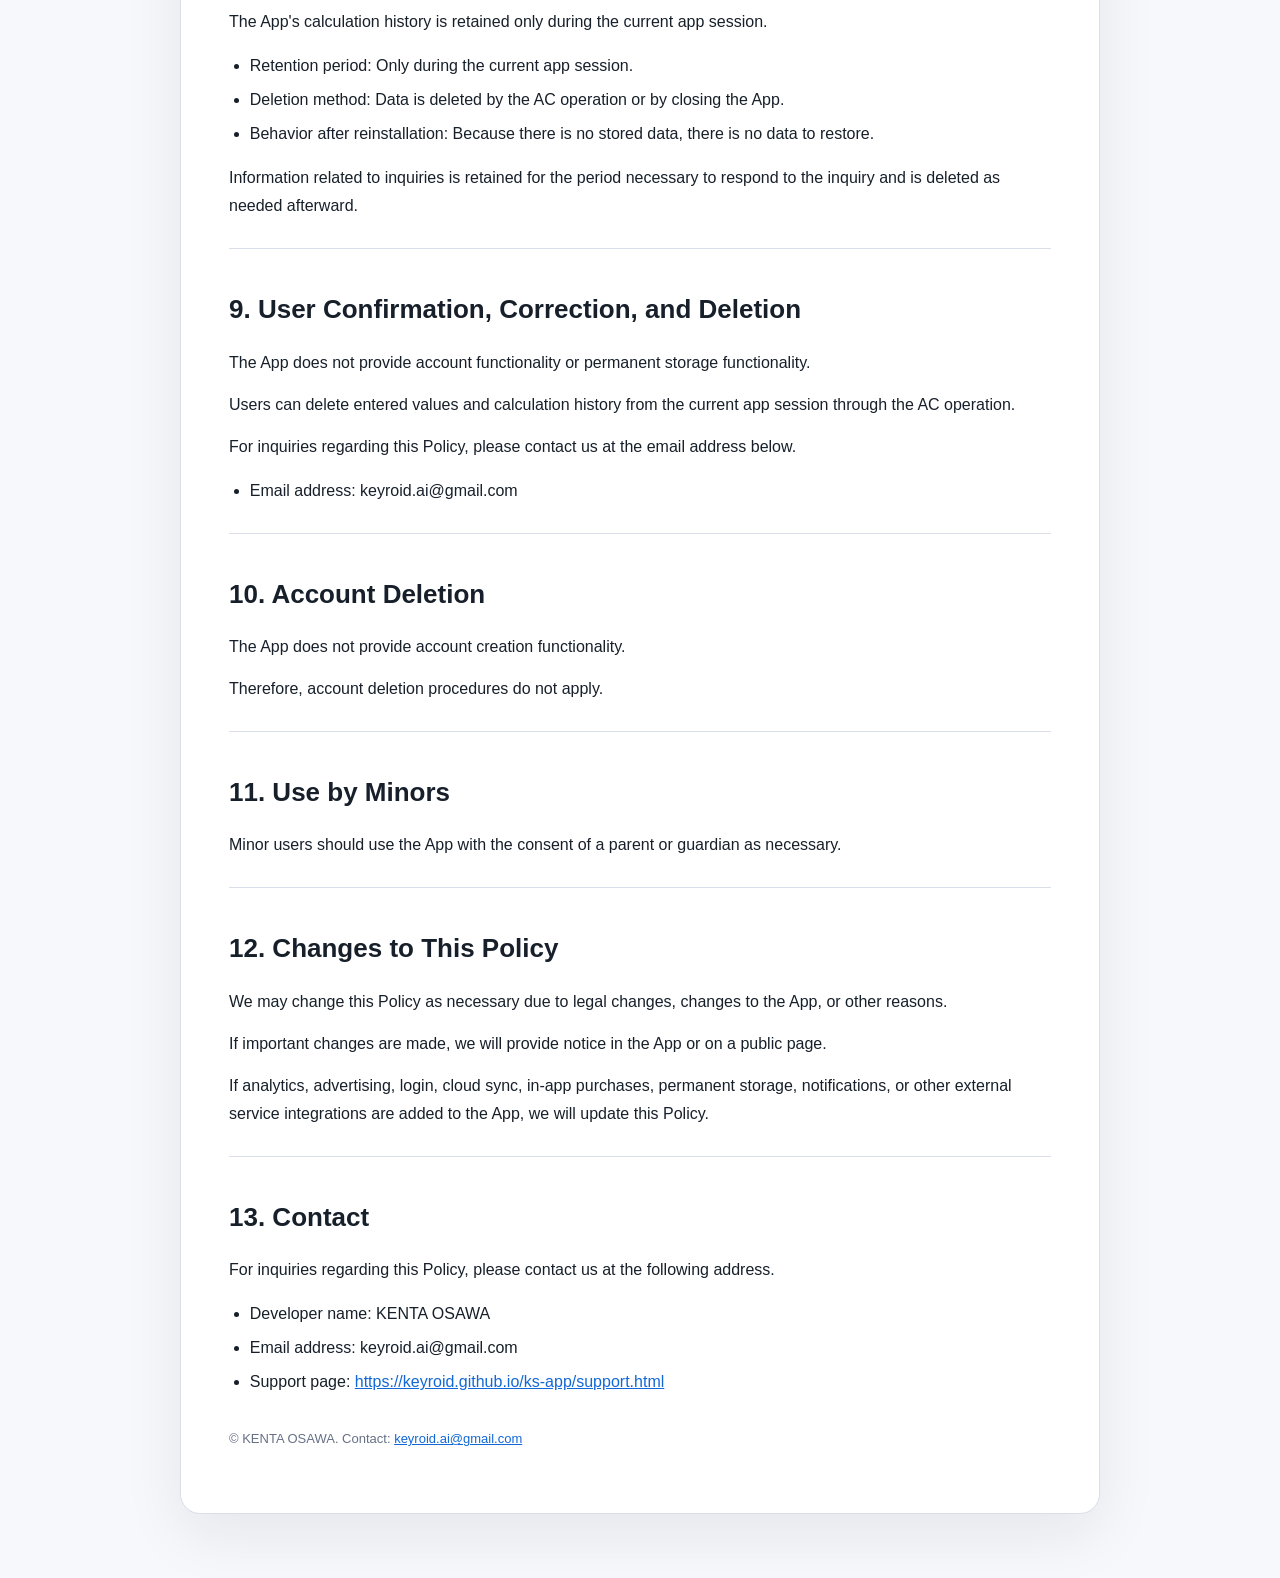
<file: apps/sixtysum/privacy.html>
<!doctype html>
<html lang="en">
<head>
  <meta charset="utf-8">
  <meta name="viewport" content="width=device-width, initial-scale=1">
  <title>SixtySum Privacy Policy</title>
  <meta name="description" content="Privacy Policy for SixtySum - Time Calculator.">
  <style>:root {
  color-scheme: light;
  --bg: #f7f8fb;
  --paper: #ffffff;
  --text: #17202a;
  --muted: #667085;
  --line: #d9dee8;
  --accent: #1268d6;
}
* { box-sizing: border-box; }
body {
  margin: 0;
  background: radial-gradient(circle at top left, #eaf2ff 0, transparent 32rem), var(--bg);
  color: var(--text);
  font-family: -apple-system, BlinkMacSystemFont, "Helvetica Neue", "Noto Sans", sans-serif;
  line-height: 1.75;
}
main {
  width: min(920px, calc(100% - 32px));
  margin: 0 auto;
  padding: 40px 0 64px;
}
article {
  background: var(--paper);
  border: 1px solid var(--line);
  border-radius: 20px;
  padding: clamp(24px, 5vw, 48px);
  box-shadow: 0 20px 60px rgba(20, 30, 50, 0.08);
}
nav {
  display: flex;
  flex-wrap: wrap;
  gap: 10px;
  margin: 0 0 24px;
}
nav a, .button-link {
  color: var(--accent);
  text-decoration: none;
  font-weight: 700;
  border: 1px solid rgba(18, 104, 214, 0.24);
  border-radius: 999px;
  padding: 8px 14px;
  background: rgba(18, 104, 214, 0.06);
}
h1 { font-size: clamp(28px, 5vw, 42px); line-height: 1.2; margin: 0 0 20px; }
h2 { font-size: clamp(20px, 3vw, 26px); line-height: 1.3; margin-top: 36px; padding-top: 8px; }
h3 { font-size: 18px; margin-top: 28px; }
p { margin: 14px 0; }
ul { padding-left: 1.3rem; }
li { margin: 6px 0; }
a { color: var(--accent); }
hr { border: 0; border-top: 1px solid var(--line); margin: 28px 0; }
table { width: 100%; border-collapse: collapse; margin: 18px 0; overflow: hidden; }
th, td { border: 1px solid var(--line); padding: 10px 12px; text-align: left; vertical-align: top; }
th { background: #f2f5fa; font-weight: 700; }
.meta { color: var(--muted); font-size: 14px; margin-bottom: 28px; }
.footer { color: var(--muted); font-size: 13px; margin-top: 32px; }
@media (max-width: 640px) {
  main { width: min(100% - 20px, 920px); padding-top: 18px; }
  article { border-radius: 16px; padding: 22px 18px; }
  nav a { width: 100%; text-align: center; }
  table { font-size: 13px; }
}</style>
</head>
<body>
  <main>
    <nav aria-label="Legal navigation">
  <a href="https://keyroid.github.io/ks-app/support.html">Support</a>
  <a href="https://keyroid.github.io/ks-app/apps/sixtysum/privacy.html">Privacy Policy</a>
</nav>
    <article>
      <h1>Privacy Policy</h1>
<p>Last updated: April 29, 2026</p>
<p>KENTA OSAWA ("we," "us," or "our") establishes this Privacy Policy ("this Policy") regarding the handling of user information in the app SixtySum - Time Calculator ("the App") provided by us.</p>
<p>This Policy applies to the App distributed through the Apple App Store and Google Play Store.</p>
<hr>
<h2>1. Developer Information and Contact</h2>
<ul>
<li>Developer name: KENTA OSAWA</li>
<li>App name: SixtySum - Time Calculator</li>
<li>Contact email address: keyroid.ai@gmail.com</li>
<li>Support page: <a href="https://keyroid.github.io/ks-app/support.html" rel="noopener">https://keyroid.github.io/ks-app/support.html</a></li>
</ul>
<hr>
<h2>2. Scope of This Policy</h2>
<p>This Policy applies to the App and to user information handled by us in relation to the App.</p>
<p>If the App links to external services, external websites, or third-party services, the policies and terms established by each provider apply to those services.</p>
<hr>
<h2>3. Information We Handle</h2>
<h3>3-1. Information Entered by Users</h3>
<p>The App temporarily handles time values entered by users (hours, minutes, and seconds) and calculation operations inside the App for calculation processing.</p>
<p>This information is not sent to the developer's server.</p>
<h3>3-2. Information Stored on the Device</h3>
<p>The App keeps calculation history only in memory during the current app session.</p>
<p>Calculation history is not stored permanently. It is deleted when the App is closed or when the user performs the AC operation.</p>
<h3>3-3. Information Collected Automatically</h3>
<p>The App does not automatically collect user information.</p>
<p>The App does not use analytics SDKs, advertising SDKs, crash analysis SDKs, login SDKs, or billing SDKs.</p>
<h3>3-4. Personal Information or Sensitive User Data</h3>
<p>The App does not collect or share personal information or sensitive user data.</p>
<p>The App does not request permissions for camera, microphone, location, contacts, photos or videos, notifications, tracking, or similar access.</p>
<h3>3-5. Information Through External Services or Third-Party SDKs</h3>
<p>The App uses Flutter and url_launcher to open external links.</p>
<p>The App itself does not collect user information through these tools.</p>
<p>However, if a user opens this Privacy Policy from an information link inside the App in an external browser, or opens the shared support page from a store listing page, the external website or hosting service may collect access logs or similar information. In that case, the policy of the relevant external website or service provider applies.</p>
<hr>
<h2>4. Purpose of Use</h2>
<p>We do not send information handled in the App to a server.</p>
<p>Time values and calculation history temporarily handled inside the App are used for the following purposes:</p>
<ul>
<li>To provide the App's time calculation function</li>
<li>To display calculation history during the current app session</li>
<li>To allow users to delete entered values and session history through the AC operation</li>
</ul>
<p>If a user contacts us by email or another method, we may use information provided by the user in order to respond to the inquiry.</p>
<hr>
<h2>5. Sharing and Third-Party Disclosure</h2>
<p>We do not share user information with third parties, except where required by law.</p>
<p>The App also does not use third-party SDKs for analytics, advertising, crash analysis, login, cloud sync, or in-app purchases.</p>
<hr>
<h2>6. Data Storage Method</h2>
<p>The App stores data as follows:</p>
<ul>
<li>Storage method: Calculation history is kept only in memory during the current app session.</li>
<li>Server transmission: Calculation data is not sent to the developer's server.</li>
<li>External service storage: The App does not store users' calculation data in external services.</li>
<li>Cloud sync: None.</li>
<li>Backup: None.</li>
</ul>
<hr>
<h2>7. Secure Handling</h2>
<p>We endeavor to manage information handled by the App appropriately and as necessary to prevent leakage, loss, damage, unauthorized access, and similar risks.</p>
<p>The App is designed so that users' calculation data is not sent to the developer's server and is not stored permanently.</p>
<hr>
<h2>8. Data Retention Period and Deletion Policy</h2>
<p>The App's calculation history is retained only during the current app session.</p>
<ul>
<li>Retention period: Only during the current app session.</li>
<li>Deletion method: Data is deleted by the AC operation or by closing the App.</li>
<li>Behavior after reinstallation: Because there is no stored data, there is no data to restore.</li>
</ul>
<p>Information related to inquiries is retained for the period necessary to respond to the inquiry and is deleted as needed afterward.</p>
<hr>
<h2>9. User Confirmation, Correction, and Deletion</h2>
<p>The App does not provide account functionality or permanent storage functionality.</p>
<p>Users can delete entered values and calculation history from the current app session through the AC operation.</p>
<p>For inquiries regarding this Policy, please contact us at the email address below.</p>
<ul>
<li>Email address: keyroid.ai@gmail.com</li>
</ul>
<hr>
<h2>10. Account Deletion</h2>
<p>The App does not provide account creation functionality.</p>
<p>Therefore, account deletion procedures do not apply.</p>
<hr>
<h2>11. Use by Minors</h2>
<p>Minor users should use the App with the consent of a parent or guardian as necessary.</p>
<hr>
<h2>12. Changes to This Policy</h2>
<p>We may change this Policy as necessary due to legal changes, changes to the App, or other reasons.</p>
<p>If important changes are made, we will provide notice in the App or on a public page.</p>
<p>If analytics, advertising, login, cloud sync, in-app purchases, permanent storage, notifications, or other external service integrations are added to the App, we will update this Policy.</p>
<hr>
<h2>13. Contact</h2>
<p>For inquiries regarding this Policy, please contact us at the following address.</p>
<ul>
<li>Developer name: KENTA OSAWA</li>
<li>Email address: keyroid.ai@gmail.com</li>
<li>Support page: <a href="https://keyroid.github.io/ks-app/support.html" rel="noopener">https://keyroid.github.io/ks-app/support.html</a></li>
</ul>
      <p class="footer">© KENTA OSAWA. Contact: <a href="mailto:keyroid.ai@gmail.com">keyroid.ai@gmail.com</a></p>
    </article>
  </main>
</body>
</html>
</file>
<file: assets/style.css>
:root {
  color-scheme: dark;
  --bg: #050507;
  --surface: rgba(255, 255, 255, 0.07);
  --surface-strong: rgba(255, 255, 255, 0.11);
  --line: rgba(255, 255, 255, 0.14);
  --line-soft: rgba(255, 255, 255, 0.08);
  --text: #f7f8fb;
  --muted: #c2c7d1;
  --subtle: #89909d;
  --accent: #e8ecff;
  --shadow: 0 24px 70px rgba(0, 0, 0, 0.34);
  --radius: 8px;
  --max-width: 980px;
  --font-system: ui-sans-serif, -apple-system, BlinkMacSystemFont, "SF Pro Text",
    "SF Pro Display", "Helvetica Neue", Helvetica, Arial, sans-serif;
}

* {
  box-sizing: border-box;
}

html {
  min-height: 100%;
  background: var(--bg);
}

body {
  min-height: 100%;
  margin: 0;
  color: var(--text);
  font-family: var(--font-system);
  font-size: 16px;
  line-height: 1.7;
  background:
    radial-gradient(circle at 18% 0%, rgba(105, 119, 170, 0.2), transparent 34rem),
    radial-gradient(circle at 88% 8%, rgba(255, 255, 255, 0.08), transparent 26rem),
    linear-gradient(135deg, #050507 0%, #090c12 48%, #11141c 100%);
  -webkit-font-smoothing: antialiased;
  text-rendering: optimizeLegibility;
}

body::before {
  position: fixed;
  inset: 0;
  z-index: -1;
  pointer-events: none;
  content: "";
  background:
    linear-gradient(rgba(255, 255, 255, 0.018) 1px, transparent 1px),
    linear-gradient(90deg, rgba(255, 255, 255, 0.014) 1px, transparent 1px);
  background-size: 48px 48px;
  mask-image: linear-gradient(to bottom, rgba(0, 0, 0, 0.75), transparent 68%);
}

body[data-language="en"] [data-lang="jp"],
body[data-language="jp"] [data-lang="en"] {
  display: none;
}

a {
  color: inherit;
}

.site-shell {
  width: min(100% - 32px, var(--max-width));
  min-height: 100vh;
  margin: 0 auto;
  display: flex;
  flex-direction: column;
}

.site-header {
  display: flex;
  align-items: center;
  justify-content: space-between;
  gap: 22px;
  padding: 22px 0;
}

.brand {
  color: var(--text);
  font-size: 1.02rem;
  font-weight: 720;
  letter-spacing: 0;
  text-decoration: none;
  white-space: nowrap;
}

.header-actions {
  display: flex;
  align-items: center;
  justify-content: flex-end;
  gap: 10px;
}

.nav,
.language-switch {
  display: flex;
  align-items: center;
  padding: 4px;
  border: 1px solid var(--line-soft);
  border-radius: 999px;
  background: rgba(255, 255, 255, 0.055);
  backdrop-filter: blur(18px);
}

.nav {
  gap: 4px;
}

.nav a,
.language-switch button {
  min-height: 34px;
  border: 0;
  border-radius: 999px;
  color: var(--muted);
  font: inherit;
  font-size: 0.9rem;
  line-height: 1.35;
  text-decoration: none;
  transition:
    background 160ms ease,
    color 160ms ease;
}

.nav a {
  padding: 6px 13px;
}

.language-switch button {
  min-width: 38px;
  padding: 6px 9px;
  background: transparent;
  cursor: pointer;
}

.nav a:hover,
.nav a:focus-visible,
.nav a[aria-current="page"],
.language-switch button:hover,
.language-switch button:focus-visible,
.language-switch button[aria-pressed="true"] {
  color: var(--text);
  background: rgba(255, 255, 255, 0.1);
  outline: none;
}

main {
  flex: 1;
}

.hero {
  max-width: 760px;
  padding: clamp(58px, 11vw, 104px) 0 58px;
}

.page-hero {
  max-width: 760px;
  padding: clamp(48px, 9vw, 82px) 0 24px;
}

.section-label {
  margin: 0 0 12px;
  color: var(--subtle);
  font-size: 0.75rem;
  font-weight: 760;
  letter-spacing: 0;
  text-transform: uppercase;
}

h1,
h2,
h3,
p {
  overflow-wrap: anywhere;
}

h1,
h2,
h3 {
  margin: 0;
  line-height: 1.12;
  letter-spacing: 0;
}

h1 {
  font-size: clamp(3rem, 7.8vw, 5.4rem);
  font-weight: 780;
}

.compact-hero h1 {
  font-size: clamp(2.15rem, 5vw, 3.35rem);
}

.page-hero h1 {
  font-size: clamp(2rem, 5.2vw, 3.2rem);
}

h2 {
  font-size: clamp(1.45rem, 3.6vw, 2.15rem);
  font-weight: 720;
}

.glass-card h2 {
  font-size: clamp(1.08rem, 2.4vw, 1.38rem);
  line-height: 1.25;
}

h3 {
  font-size: 1.08rem;
  font-weight: 700;
}

p {
  color: var(--muted);
}

.hero-text,
.page-hero p {
  max-width: 680px;
  margin: 22px 0 0;
  color: #dce0e9;
  font-size: clamp(1.04rem, 2vw, 1.2rem);
}

.action-row {
  display: flex;
  flex-wrap: wrap;
  gap: 12px;
  margin-top: 30px;
}

.button {
  display: inline-flex;
  align-items: center;
  justify-content: center;
  min-height: 44px;
  padding: 10px 17px;
  border: 1px solid var(--line);
  border-radius: var(--radius);
  font-weight: 700;
  line-height: 1.25;
  text-decoration: none;
}

.button-primary {
  color: #07080b;
  background: linear-gradient(135deg, #f8f9ff, #d4d9e8);
  border-color: rgba(255, 255, 255, 0.38);
}

.button-secondary {
  color: var(--text);
  background: rgba(255, 255, 255, 0.065);
}

.info-section,
.support-layout {
  padding: 22px 0 clamp(58px, 8vw, 82px);
}

.support-layout {
  display: grid;
  grid-template-columns: minmax(0, 0.88fr) minmax(0, 1.12fr);
  gap: 16px;
  align-items: start;
}

.glass-card {
  border: 1px solid var(--line);
  border-radius: var(--radius);
  background:
    linear-gradient(145deg, rgba(255, 255, 255, 0.095), rgba(255, 255, 255, 0.04)),
    var(--surface);
  box-shadow: var(--shadow);
  backdrop-filter: blur(22px);
}

.glass-card {
  padding: clamp(21px, 4vw, 28px);
}

.glass-card p {
  margin: 12px 0 0;
}

.support-card {
  background:
    linear-gradient(145deg, rgba(218, 224, 255, 0.13), rgba(255, 255, 255, 0.04)),
    var(--surface);
}

.support-email {
  margin-top: 18px;
  font-size: clamp(1.15rem, 3.5vw, 1.58rem);
  font-weight: 760;
  line-height: 1.25;
}

.support-email a {
  color: var(--text);
  text-decoration-color: rgba(255, 255, 255, 0.42);
  text-underline-offset: 6px;
}

.info-list {
  display: grid;
  gap: 9px;
  margin: 18px 0 0;
  padding-left: 1.1rem;
  color: var(--muted);
}

.info-list li::marker {
  color: var(--accent);
}

.text-link {
  display: inline-block;
  margin-top: 18px;
  color: var(--accent);
  font-weight: 700;
  text-decoration-color: rgba(232, 236, 255, 0.48);
  text-underline-offset: 5px;
}

.site-footer {
  padding: 26px 0 32px;
  border-top: 1px solid var(--line-soft);
}

.site-footer p {
  margin: 0;
  color: var(--subtle);
  font-size: 0.88rem;
}

@media (max-width: 780px) {
  .site-shell {
    width: min(100% - 24px, var(--max-width));
  }

  .site-header {
    align-items: flex-start;
    flex-direction: column;
  }

  .header-actions {
    width: 100%;
    align-items: stretch;
    flex-direction: column;
  }

  .nav {
    width: 100%;
    justify-content: space-between;
  }

  .nav a {
    flex: 1 0 auto;
    text-align: center;
  }

  .language-switch {
    align-self: flex-end;
  }

  .hero,
  .page-hero {
    padding-top: 48px;
  }

  .support-layout {
    grid-template-columns: 1fr;
  }
}

@media (max-width: 430px) {
  .nav,
  .language-switch {
    border-radius: var(--radius);
  }

  .nav a {
    padding-inline: 10px;
    font-size: 0.86rem;
  }

  .button,
  .action-row {
    width: 100%;
  }

  .glass-card {
    padding: 20px;
  }
}
.jp-phrase{word-break:keep-all;overflow-wrap:anywhere;line-break:strict}
</file>
